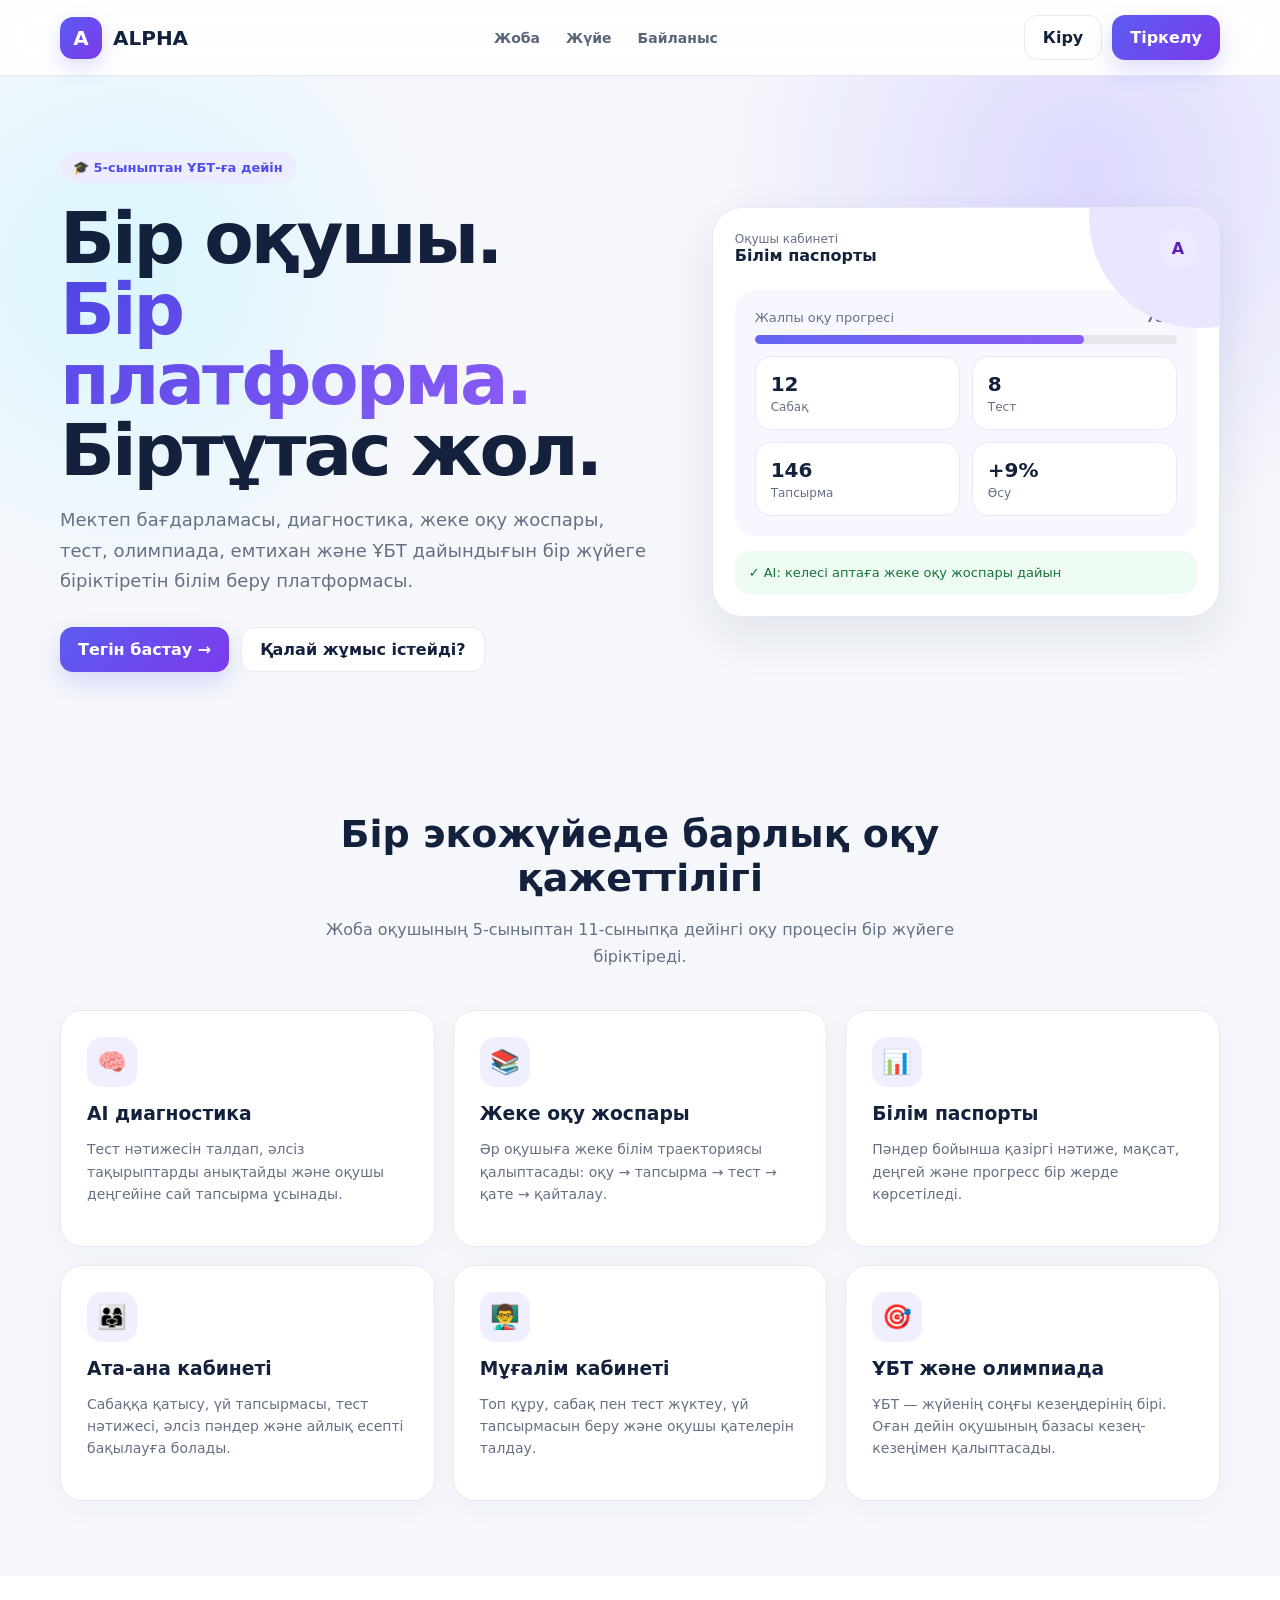
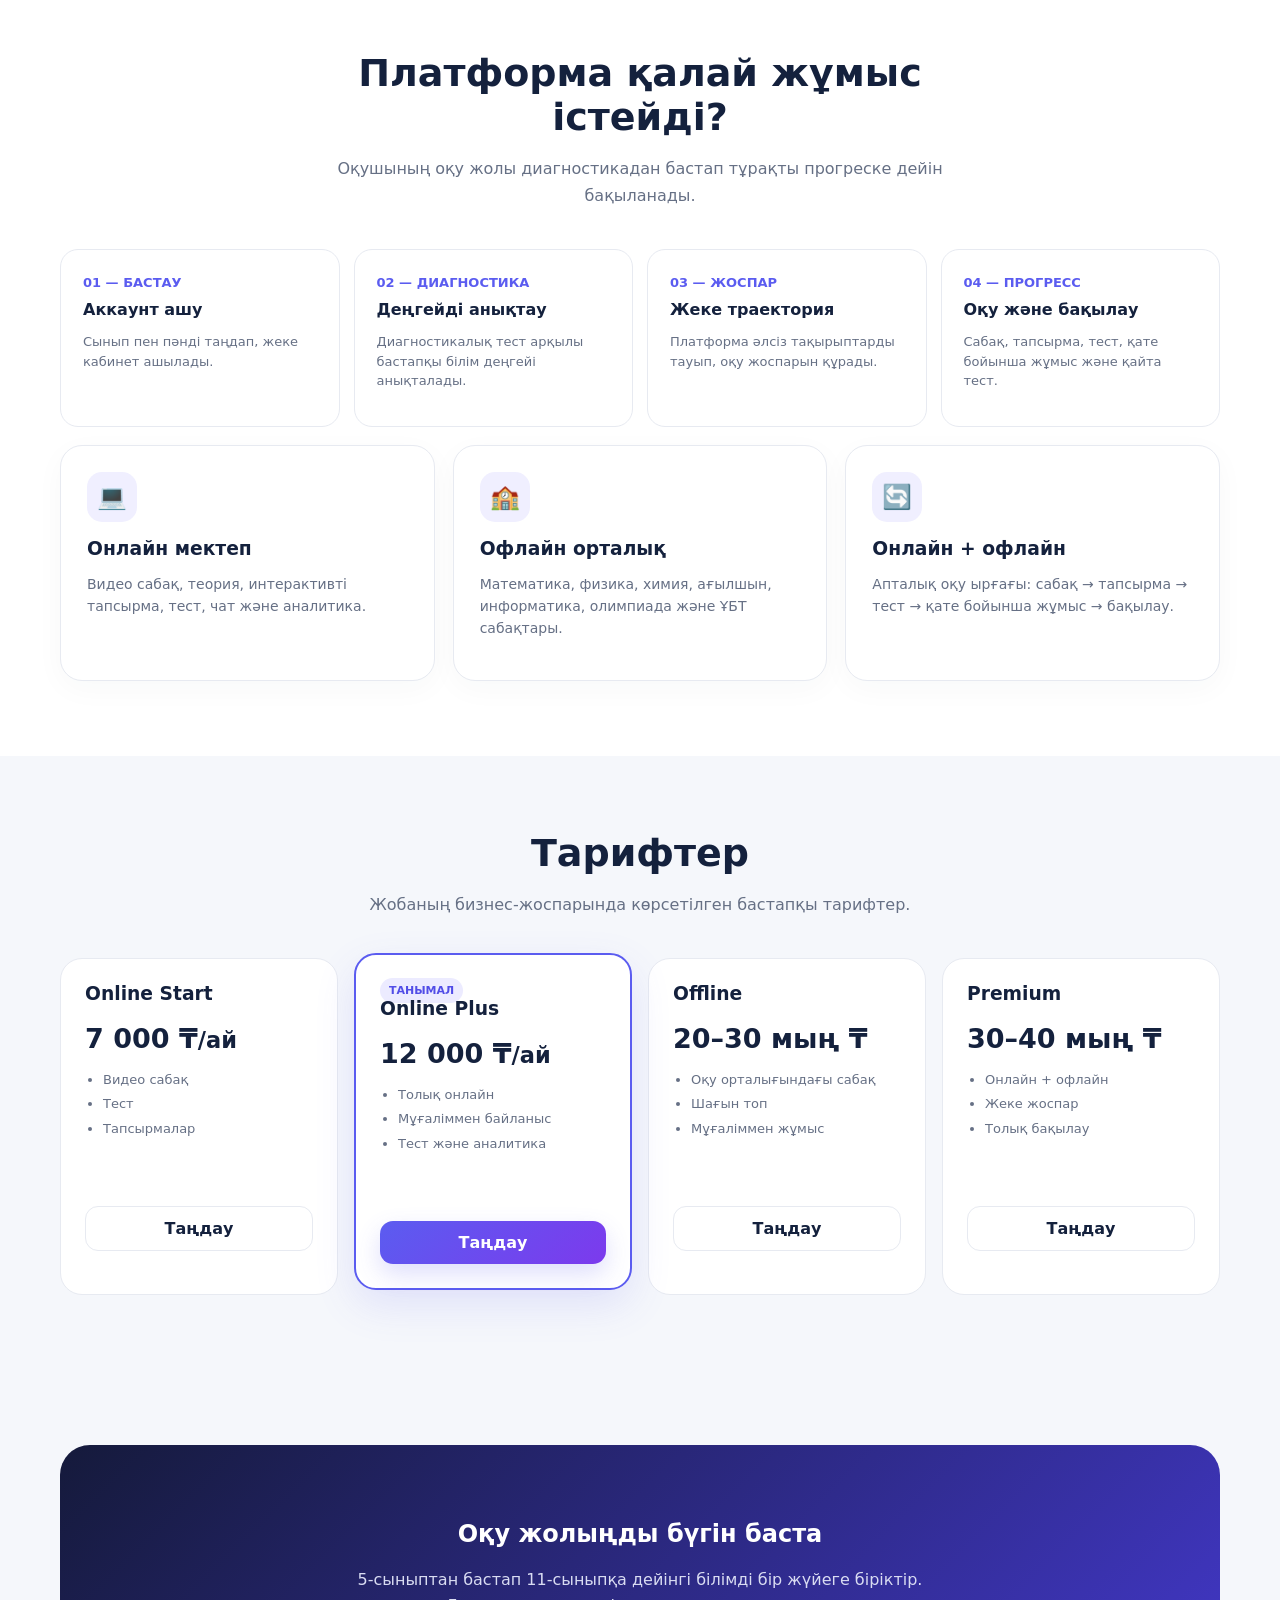
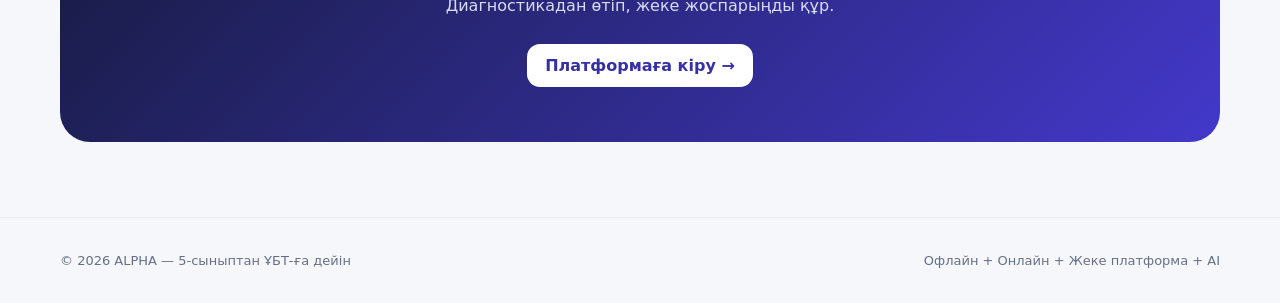
<file: Index.html>
<!DOCTYPE html>
<html lang="kk">
<head>
<meta charset="UTF-8">
<meta name="viewport" content="width=device-width, initial-scale=1.0">
<title>ALPHA — 5-сыныптан ҰБТ-ға дейін</title>
<style>
:root{
  --bg:#f5f7fb;--card:#fff;--text:#14213d;--muted:#667085;
  --primary:#5b5cf0;--primary2:#7c3aed;--line:#e7eaf1;
  --green:#16a34a;--orange:#f59e0b;--red:#ef4444;
  --shadow:0 18px 50px rgba(24,34,65,.09);--radius:22px
}
*{box-sizing:border-box} html{scroll-behavior:smooth}
body{margin:0;font-family:Inter,system-ui,-apple-system,BlinkMacSystemFont,"Segoe UI",sans-serif;background:var(--bg);color:var(--text)}
button,input,select{font:inherit} button{cursor:pointer}
a{text-decoration:none;color:inherit}
.container{width:min(1160px,92%);margin:auto}
.nav{height:76px;background:rgba(255,255,255,.88);backdrop-filter:blur(15px);border-bottom:1px solid var(--line);position:sticky;top:0;z-index:50}
.nav-inner{height:100%;display:flex;align-items:center;justify-content:space-between}
.logo{display:flex;align-items:center;gap:11px;font-weight:900;font-size:20px}
.logo-mark{width:42px;height:42px;border-radius:13px;background:linear-gradient(135deg,var(--primary),var(--primary2));color:#fff;display:grid;place-items:center;box-shadow:0 8px 20px #5b5cf033}
.nav-links{display:flex;gap:26px;color:#596579;font-size:14px;font-weight:600}
.nav-actions{display:flex;gap:10px}
.btn{border:0;border-radius:13px;padding:12px 18px;font-weight:750;transition:.2s}
.btn:hover{transform:translateY(-1px)}
.btn-primary{background:linear-gradient(135deg,var(--primary),var(--primary2));color:white;box-shadow:0 10px 25px #5b5cf033}
.btn-light{background:#fff;border:1px solid var(--line);color:var(--text)}
.btn-danger{background:#fff0f0;color:#c62828}
.hero{padding:76px 0 65px;background:
radial-gradient(circle at 85% 15%,#dcd9ff 0,transparent 30%),
radial-gradient(circle at 10% 30%,#d9f6ff 0,transparent 25%)}
.hero-grid{display:grid;grid-template-columns:1.08fr .92fr;gap:55px;align-items:center}
.badge{display:inline-flex;align-items:center;gap:8px;padding:8px 13px;border-radius:99px;background:#eeedff;color:#504ee8;font-size:13px;font-weight:800}
.hero h1{font-size:clamp(42px,6vw,72px);line-height:.98;margin:20px 0 20px;letter-spacing:-3px}
.gradient{background:linear-gradient(135deg,#4f46e5,#8b5cf6);-webkit-background-clip:text;background-clip:text;color:transparent}
.hero p{font-size:18px;line-height:1.7;color:var(--muted);max-width:650px}
.hero-actions{display:flex;gap:12px;margin-top:30px;flex-wrap:wrap}
.hero-card{background:#fff;border:1px solid #e8e9f4;border-radius:30px;padding:22px;box-shadow:var(--shadow);position:relative;overflow:hidden}
.hero-card:before{content:"";position:absolute;width:220px;height:220px;border-radius:50%;background:#e9e7ff;right:-90px;top:-100px}
.mock-top{display:flex;justify-content:space-between;align-items:center;position:relative;z-index:1}
.mock-title{font-weight:850}.avatar{width:38px;height:38px;border-radius:50%;background:#ede9fe;display:grid;place-items:center;color:#5b21b6;font-weight:800}
.progress-card{margin-top:22px;padding:20px;border-radius:20px;background:#f7f7ff}
.progress-row{display:flex;justify-content:space-between;margin-bottom:10px;font-size:13px;color:var(--muted)}
.progress{height:9px;border-radius:99px;background:#e5e7eb;overflow:hidden}.progress i{display:block;height:100%;width:78%;background:linear-gradient(90deg,#6366f1,#8b5cf6);border-radius:99px}
.mini-grid{display:grid;grid-template-columns:1fr 1fr;gap:12px;margin-top:12px}
.mini{background:#fff;border:1px solid var(--line);padding:15px;border-radius:16px}.mini b{font-size:20px}.mini span{display:block;color:var(--muted);font-size:12px;margin-top:4px}
section{padding:75px 0}.section-head{text-align:center;max-width:700px;margin:0 auto 40px}.section-head h2{font-size:38px;margin:0 0 12px}.section-head p{color:var(--muted);line-height:1.7}
.features{display:grid;grid-template-columns:repeat(3,1fr);gap:18px}.feature{background:#fff;border:1px solid var(--line);padding:26px;border-radius:var(--radius);box-shadow:0 8px 30px #26324d08}.icon{width:50px;height:50px;border-radius:15px;background:#f0efff;display:grid;place-items:center;font-size:24px;margin-bottom:16px}.feature h3{margin:0 0 9px}.feature p{color:var(--muted);line-height:1.6;font-size:14px}
.steps{display:grid;grid-template-columns:repeat(4,1fr);gap:14px}.step{background:#fff;padding:22px;border:1px solid var(--line);border-radius:18px}.step-no{color:var(--primary);font-weight:900;font-size:13px}.step h3{font-size:16px;margin:9px 0}.step p{color:var(--muted);font-size:13px;line-height:1.5}
.pricing{display:grid;grid-template-columns:repeat(4,1fr);gap:16px}.price{background:#fff;border:1px solid var(--line);border-radius:22px;padding:24px}.price.pop{border:2px solid var(--primary);box-shadow:0 15px 40px #5b5cf022;transform:translateY(-5px)}.price h3{margin-top:0}.price .amount{font-size:27px;font-weight:900;margin:14px 0}.price ul{padding-left:18px;color:var(--muted);line-height:1.9;font-size:13px;min-height:125px}
.cta{background:linear-gradient(135deg,#151a3b,#4338ca);color:#fff;border-radius:30px;padding:55px;text-align:center}.cta p{color:#d9dcf2;max-width:650px;margin:12px auto 25px;line-height:1.6}
footer{padding:35px 0;border-top:1px solid var(--line);color:var(--muted);font-size:13px}.footer-inner{display:flex;justify-content:space-between;gap:20px}

.app{display:none;min-height:100vh}.app-layout{display:grid;grid-template-columns:245px 1fr}.sidebar{background:#fff;border-right:1px solid var(--line);min-height:100vh;padding:20px;position:sticky;top:0;height:100vh}.side-logo{margin-bottom:28px}.menu button{width:100%;border:0;background:transparent;text-align:left;padding:12px 13px;border-radius:12px;margin:3px 0;color:#697386;font-weight:650}.menu button.active,.menu button:hover{background:#efefff;color:#514de7}.side-bottom{position:absolute;bottom:20px;left:20px;right:20px}.main{min-width:0}.topbar{height:72px;background:#fff;border-bottom:1px solid var(--line);display:flex;align-items:center;justify-content:space-between;padding:0 28px;position:sticky;top:0;z-index:20}.search{background:#f7f8fb;border:1px solid var(--line);padding:10px 14px;border-radius:12px;width:min(300px,40vw);outline:none}.userbox{display:flex;align-items:center;gap:10px;font-size:14px;font-weight:700}.content{padding:28px}.view{display:none}.view.active{display:block}.dash-head{display:flex;justify-content:space-between;align-items:flex-end;gap:15px;margin-bottom:22px}.dash-head h1{margin:0;font-size:29px}.muted{color:var(--muted)}
.stats{display:grid;grid-template-columns:repeat(4,1fr);gap:15px}.stat{background:#fff;border:1px solid var(--line);border-radius:18px;padding:20px}.stat span{font-size:12px;color:var(--muted)}.stat b{display:block;font-size:25px;margin-top:8px}
.dash-grid{display:grid;grid-template-columns:1.5fr 1fr;gap:18px;margin-top:18px}.panel{background:#fff;border:1px solid var(--line);border-radius:20px;padding:22px}.panel h3{margin:0 0 18px}.subject{display:flex;align-items:center;gap:13px;padding:13px 0;border-bottom:1px solid #f0f1f5}.subject:last-child{border-bottom:0}.subject-icon{width:42px;height:42px;border-radius:12px;background:#f0efff;display:grid;place-items:center}.subject-main{flex:1}.subject-main b{font-size:14px}.subject-main small{display:block;color:var(--muted);margin-top:4px}.subject .progress{width:100px;height:7px}
.passport{display:grid;grid-template-columns:repeat(4,1fr);gap:13px}.passport .p{padding:18px;border-radius:16px;background:#f8f9fc}.p b{font-size:22px}.p small{display:block;color:var(--muted);margin-top:5px}.good{color:var(--green)}.warn{color:var(--orange)}.bad{color:var(--red)}
.list-card{display:grid;gap:10px}.list-item{display:flex;align-items:center;justify-content:space-between;padding:16px;background:#f8f9fc;border-radius:14px}.list-item .left{display:flex;align-items:center;gap:12px}.pill{font-size:11px;padding:6px 9px;border-radius:99px;background:#ecebff;color:#514de7;font-weight:800}
.table-wrap{overflow:auto;background:#fff;border:1px solid var(--line);border-radius:18px}.table{width:100%;border-collapse:collapse;min-width:650px}.table th,.table td{text-align:left;padding:15px;border-bottom:1px solid var(--line);font-size:13px}.table th{background:#fafbfc;color:var(--muted)}
.login-overlay{display:none;position:fixed;inset:0;background:rgba(12,17,38,.55);backdrop-filter:blur(8px);z-index:100;align-items:center;justify-content:center;padding:20px}.login-card{width:min(430px,100%);background:#fff;border-radius:25px;padding:30px;box-shadow:0 30px 80px #0004}.login-card h2{margin:0 0 7px}.login-card p{color:var(--muted);font-size:14px}.field{margin:15px 0}.field label{display:block;font-size:12px;font-weight:800;margin-bottom:7px}.field input,.field select{width:100%;border:1px solid var(--line);padding:13px;border-radius:12px;outline:none}.field input:focus,.field select:focus{border-color:var(--primary)}.close{float:right;border:0;background:#f2f3f7;border-radius:10px;width:34px;height:34px}.login-submit{width:100%;margin-top:5px}.switch{margin-top:16px;text-align:center;font-size:13px;color:var(--muted)}.switch a{color:var(--primary);font-weight:800;cursor:pointer}.error{color:#d92d20;font-size:12px;display:none;margin-top:7px}
.toast{position:fixed;right:20px;bottom:20px;background:#151a3b;color:#fff;padding:14px 18px;border-radius:13px;box-shadow:var(--shadow);display:none;z-index:200}
@media(max-width:900px){.hero-grid,.dash-grid{grid-template-columns:1fr}.features{grid-template-columns:1fr 1fr}.steps{grid-template-columns:1fr 1fr}.pricing{grid-template-columns:1fr 1fr}.stats{grid-template-columns:1fr 1fr}.passport{grid-template-columns:1fr 1fr}.nav-links{display:none}.app-layout{grid-template-columns:1fr}.sidebar{display:none}}
@media(max-width:560px){.hero{padding-top:45px}.features,.steps,.pricing,.stats,.passport{grid-template-columns:1fr}.hero h1{letter-spacing:-2px}.content{padding:18px}.topbar{padding:0 15px}.search{display:none}.cta{padding:35px 20px}.footer-inner{flex-direction:column}}
</style>

<style>
/* ===== TARIFF STYLES ===== */
.tariff-panel{max-width:1180px;margin:28px auto;padding:0 20px}
.tariff-panel-head{display:flex;justify-content:space-between;gap:20px;align-items:center;margin-bottom:20px}
.tariff-panel-head h2{margin:5px 0 7px}
.tariff-panel-head p{margin:0;opacity:.72}
.current-tariff{min-width:160px;padding:15px 18px;border:1px solid rgba(120,120,120,.18);border-radius:18px;background:rgba(255,255,255,.65);text-align:center}
.current-tariff span,.current-tariff small{display:block;font-size:12px;opacity:.65}
.current-tariff strong{display:block;font-size:18px;margin:3px 0}
.free-video-card{display:flex;align-items:center;gap:18px;padding:20px;border-radius:22px;margin-bottom:20px;border:1px solid rgba(0,150,90,.2);background:rgba(0,170,100,.06)}
.video-icon{width:54px;height:54px;border-radius:16px;display:grid;place-items:center;font-size:22px;background:#fff;box-shadow:0 8px 25px rgba(0,0,0,.08)}
.video-copy{flex:1}.video-copy h3{margin:5px 0}.video-copy p{margin:0;opacity:.7}
.free-label{font-size:12px;font-weight:800}
.course-grid{display:grid;grid-template-columns:repeat(4,1fr);gap:16px}
.course-card{position:relative;padding:20px;border-radius:20px;border:1px solid rgba(120,120,120,.16);background:rgba(255,255,255,.7);min-height:210px;display:flex;flex-direction:column}
.course-card h3{margin:14px 0 8px}.course-card p{opacity:.68;line-height:1.5;flex:1}
.course-top{display:flex;justify-content:space-between;gap:8px;font-size:11px;font-weight:800}
.course-tag{font-size:10px;padding:6px 9px;border-radius:99px;background:rgba(80,80,80,.09)}
.course-tag.free{background:rgba(0,160,100,.12)}
.premium-course.locked{opacity:.72}
.premium-course.locked:after{content:"🔒";position:absolute;right:15px;bottom:15px;font-size:22px;opacity:.55}
.access-badge{font-size:10px;opacity:.8}
.tariff-modal-card{max-width:980px!important}
.tariff-options{display:grid;grid-template-columns:repeat(3,1fr);gap:16px;margin-top:20px}
.tariff-option{padding:22px;border:1px solid rgba(120,120,120,.16);border-radius:20px;background:rgba(255,255,255,.72)}
.tariff-option.featured{border:2px solid rgba(80,100,255,.45);transform:translateY(-3px)}
.tariff-option h3{margin:12px 0 5px}
.tariff-price{font-size:27px;font-weight:900;margin:8px 0}
.tariff-price small{font-size:13px;font-weight:500}
.tariff-option p{min-height:42px;opacity:.68}
@media(max-width:900px){.course-grid{grid-template-columns:repeat(2,1fr)}.tariff-options{grid-template-columns:1fr}.tariff-panel-head{align-items:flex-start;flex-direction:column}}
@media(max-width:560px){.course-grid{grid-template-columns:1fr}.free-video-card{align-items:flex-start;flex-wrap:wrap}.free-video-card .btn{width:100%}}
</style>


<style>
/* ===== STUDENT HOME / COURSES ===== */
.my-courses{margin:28px 0 30px}.courses-heading{display:flex;justify-content:space-between;gap:20px;align-items:end;margin-bottom:18px}.section-kicker{font-size:11px;font-weight:900;letter-spacing:1.3px;color:#5b5cf0}.courses-heading h2{margin:5px 0;font-size:28px}.courses-heading p{margin:0;color:var(--muted);max-width:700px;line-height:1.55}.student-course-grid{display:grid;grid-template-columns:repeat(4,minmax(0,1fr));gap:16px}.student-course{background:#fff;border:1px solid var(--line);border-radius:22px;overflow:hidden;box-shadow:0 12px 35px rgba(24,34,65,.06);display:flex;flex-direction:column;min-width:0}.course-image{height:125px;display:grid;place-items:center;font-size:44px}.math-bg{background:linear-gradient(135deg,#dbeafe,#eef2ff)}.purple-bg{background:linear-gradient(135deg,#ede9fe,#ddd6fe)}.blue-bg{background:linear-gradient(135deg,#dff6ff,#dbeafe)}.orange-bg{background:linear-gradient(135deg,#ffedd5,#fef3c7)}.student-course-body{padding:18px;display:flex;flex-direction:column;flex:1}.course-line{display:flex;align-items:center;justify-content:space-between;gap:8px}.course-status{font-size:10px;font-weight:900;letter-spacing:.3px;padding:6px 8px;border-radius:999px;background:#eef2ff;color:#4f46e5}.free-status{background:#dcfce7;color:#15803d}.course-price{font-size:12px;font-weight:900;color:#172033}.student-course h3{font-size:17px;margin:12px 0 7px}.student-course p{font-size:13px;line-height:1.55;color:var(--muted);margin:0 0 15px;flex:1}.course-btn{width:100%;margin-top:auto}.whatsapp-btn{width:100%;border:1px solid #d9eadf;background:#f0fdf4;color:#15803d;border-radius:12px;padding:10px 12px;font-weight:800;margin-top:9px;cursor:pointer}.whatsapp-btn:hover{background:#dcfce7}.free-course-card{border-color:#b7e4c7}.free-course-card .course-image{position:relative}.free-course-card .course-image:after{content:'АШЫҚ';position:absolute;top:12px;left:12px;font-size:10px;font-weight:900;padding:6px 8px;border-radius:99px;background:#fff;color:#15803d;box-shadow:0 4px 12px rgba(0,0,0,.06)}
@media(max-width:1100px){.student-course-grid{grid-template-columns:repeat(2,minmax(0,1fr))}}
@media(max-width:650px){.courses-heading{align-items:flex-start;flex-direction:column}.student-course-grid{grid-template-columns:1fr}.courses-heading h2{font-size:24px}}
</style>

<style>

/* ===== FIX: TARIFF MODAL ===== */
.modal{
  display:none;
  position:fixed;
  inset:0;
  z-index:99999;
  align-items:center;
  justify-content:center;
  padding:24px;
  background:rgba(15,23,42,.58);
  backdrop-filter:blur(6px);
  overflow:auto;
}
.modal.show{display:flex;}
.modal-card{
  width:min(980px,100%);
  max-height:90vh;
  overflow:auto;
  background:#fff;
  border-radius:24px;
  padding:28px;
  position:relative;
  box-shadow:0 25px 80px rgba(0,0,0,.25);
}
.modal-close{
  position:absolute;
  top:12px;
  right:14px;
  width:38px;
  height:38px;
  border:0;
  border-radius:50%;
  background:#f1f5f9;
  cursor:pointer;
  font-size:24px;
  line-height:1;
}

</style>
</head>
<body>

<div id="tariffModal" class="modal" aria-hidden="true" style="display:none;">
  <div class="modal-card tariff-modal-card">
    <button class="modal-close" onclick="closeTariffModal()">×</button>
    <div class="eyebrow">ТАРИФТЕР</div>
    <h2>Өзіңізге ыңғайлы тарифті таңдаңыз</h2>
    <p class="muted">Тегін видео әрқашан қолжетімді. Толық курстар үшін тариф қажет.</p>

    <div class="tariff-options">
      <div class="tariff-option">
        <span class="course-tag free">ТЕГІН</span>
        <h3>Тегін</h3>
        <div class="tariff-price">0 ₸</div>
        <p>Тегін видео сабақтар</p>
        <button class="btn primary" onclick="chooseTariff('free');closeTariffModal()">Тегін бастау</button>
      </div>

      <div class="tariff-option featured">
        <span class="course-tag">START</span>
        <h3>Online Start</h3>
        <div class="tariff-price">7 000 ₸<small>/ай</small></div>
        <p>Толық курс + тесттер + оқу жоспары</p>
        <button class="btn primary" onclick="chooseTariff('start');closeTariffModal()">Таңдау</button>
      </div>

      <div class="tariff-option">
        <span class="course-tag">PLUS</span>
        <h3>Online Plus</h3>
        <div class="tariff-price">12 000 ₸<small>/ай</small></div>
        <p>Кеңейтілген материалдар + қателер талдауы</p>
        <button class="btn primary" onclick="chooseTariff('plus');closeTariffModal()">Таңдау</button>
      </div>
    </div>
  </div>
</div>



<div id="landing">
<header class="nav">
  <div class="container nav-inner">
    <a class="logo" href="#"><span class="logo-mark">A</span><span>ALPHA</span></a>
    <nav class="nav-links">
      <a href="#about">Жоба</a><a href="#system">Жүйе</a><a href="#contact">Байланыс</a>
    </nav>
    <div class="nav-actions"><button class="btn btn-light" onclick="openLogin('login')">Кіру</button><button class="btn btn-primary" onclick="openLogin('register')">Тіркелу</button></div>
  </div>
</header>

<section class="hero">
  <div class="container hero-grid">
    <div>
      <span class="badge">🎓 5-сыныптан ҰБТ-ға дейін</span>
      <h1>Бір оқушы.<br><span class="gradient">Бір платформа.</span><br>Біртұтас жол.</h1>
      <p>Мектеп бағдарламасы, диагностика, жеке оқу жоспары, тест, олимпиада, емтихан және ҰБТ дайындығын бір жүйеге біріктіретін білім беру платформасы.</p>
      <div class="hero-actions">
        <button class="btn btn-primary" onclick="openLogin('register')">Тегін бастау →</button>
        <a class="btn btn-light" href="#system">Қалай жұмыс істейді?</a>
      </div>
    </div>
    <div class="hero-card">
      <div class="mock-top"><div><div class="muted" style="font-size:12px">Оқушы кабинеті</div><div class="mock-title">Білім паспорты</div></div><div class="avatar">А</div></div>
      <div class="progress-card">
        <div class="progress-row"><span>Жалпы оқу прогресі</span><b>78%</b></div><div class="progress"><i></i></div>
        <div class="mini-grid">
          <div class="mini"><b>12</b><span>Сабақ</span></div><div class="mini"><b>8</b><span>Тест</span></div>
          <div class="mini"><b>146</b><span>Тапсырма</span></div><div class="mini"><b>+9%</b><span>Өсу</span></div>
        </div>
      </div>
      <div style="margin-top:15px;padding:14px;border-radius:15px;background:#eefbf2;color:#16743a;font-size:13px">✓ AI: келесі аптаға жеке оқу жоспары дайын</div>
    </div>
  </div>
</section>

<section id="about">
  <div class="container">
    <div class="section-head"><h2>Бір экожүйеде барлық оқу қажеттілігі</h2><p>Жоба оқушының 5-сыныптан 11-сыныпқа дейінгі оқу процесін бір жүйеге біріктіреді.</p></div>
    <div class="features">
      <div class="feature"><div class="icon">🧠</div><h3>AI диагностика</h3><p>Тест нәтижесін талдап, әлсіз тақырыптарды анықтайды және оқушы деңгейіне сай тапсырма ұсынады.</p></div>
      <div class="feature"><div class="icon">📚</div><h3>Жеке оқу жоспары</h3><p>Әр оқушыға жеке білім траекториясы қалыптасады: оқу → тапсырма → тест → қате → қайталау.</p></div>
      <div class="feature"><div class="icon">📊</div><h3>Білім паспорты</h3><p>Пәндер бойынша қазіргі нәтиже, мақсат, деңгей және прогресс бір жерде көрсетіледі.</p></div>
      <div class="feature"><div class="icon">👨‍👩‍👧</div><h3>Ата-ана кабинеті</h3><p>Сабаққа қатысу, үй тапсырмасы, тест нәтижесі, әлсіз пәндер және айлық есепті бақылауға болады.</p></div>
      <div class="feature"><div class="icon">👨‍🏫</div><h3>Мұғалім кабинеті</h3><p>Топ құру, сабақ пен тест жүктеу, үй тапсырмасын беру және оқушы қателерін талдау.</p></div>
      <div class="feature"><div class="icon">🎯</div><h3>ҰБТ және олимпиада</h3><p>ҰБТ — жүйенің соңғы кезеңдерінің бірі. Оған дейін оқушының базасы кезең-кезеңімен қалыптасады.</p></div>
    </div>
  </div>
</section>

<section id="system" style="background:#fff">
  <div class="container">
    <div class="section-head"><h2>Платформа қалай жұмыс істейді?</h2><p>Оқушының оқу жолы диагностикадан бастап тұрақты прогреске дейін бақыланады.</p></div>
    <div class="steps">
      <div class="step"><span class="step-no">01 — БАСТАУ</span><h3>Аккаунт ашу</h3><p>Сынып пен пәнді таңдап, жеке кабинет ашылады.</p></div>
      <div class="step"><span class="step-no">02 — ДИАГНОСТИКА</span><h3>Деңгейді анықтау</h3><p>Диагностикалық тест арқылы бастапқы білім деңгейі анықталады.</p></div>
      <div class="step"><span class="step-no">03 — ЖОСПАР</span><h3>Жеке траектория</h3><p>Платформа әлсіз тақырыптарды тауып, оқу жоспарын құрады.</p></div>
      <div class="step"><span class="step-no">04 — ПРОГРЕСС</span><h3>Оқу және бақылау</h3><p>Сабақ, тапсырма, тест, қате бойынша жұмыс және қайта тест.</p></div>
    </div>
    <div style="margin-top:18px" class="features">
      <div class="feature"><div class="icon">💻</div><h3>Онлайн мектеп</h3><p>Видео сабақ, теория, интерактивті тапсырма, тест, чат және аналитика.</p></div>
      <div class="feature"><div class="icon">🏫</div><h3>Офлайн орталық</h3><p>Математика, физика, химия, ағылшын, информатика, олимпиада және ҰБТ сабақтары.</p></div>
      <div class="feature"><div class="icon">🔄</div><h3>Онлайн + офлайн</h3><p>Апталық оқу ырғағы: сабақ → тапсырма → тест → қате бойынша жұмыс → бақылау.</p></div>
    </div>
  </div>
</section>

<section id="pricing">
  <div class="container">
    <div class="section-head"><h2>Тарифтер</h2><p>Жобаның бизнес-жоспарында көрсетілген бастапқы тарифтер.</p></div>
    <div class="pricing">
      <div class="price"><h3>Online Start</h3><div class="amount">7 000 ₸<small>/ай</small></div><ul><li>Видео сабақ</li><li>Тест</li><li>Тапсырмалар</li></ul><button class="btn btn-light" style="width:100%" onclick="openLogin('register')">Таңдау</button></div>
      <div class="price pop"><span class="pill">ТАНЫМАЛ</span><h3>Online Plus</h3><div class="amount">12 000 ₸<small>/ай</small></div><ul><li>Толық онлайн</li><li>Мұғаліммен байланыс</li><li>Тест және аналитика</li></ul><button class="btn btn-primary" style="width:100%" onclick="openLogin('register')">Таңдау</button></div>
      <div class="price"><h3>Offline</h3><div class="amount">20–30 мың ₸</div><ul><li>Оқу орталығындағы сабақ</li><li>Шағын топ</li><li>Мұғаліммен жұмыс</li></ul><button class="btn btn-light" style="width:100%" onclick="openLogin('register')">Таңдау</button></div>
      <div class="price"><h3>Premium</h3><div class="amount">30–40 мың ₸</div><ul><li>Онлайн + офлайн</li><li>Жеке жоспар</li><li>Толық бақылау</li></ul><button class="btn btn-light" style="width:100%" onclick="openLogin('register')">Таңдау</button></div>
    </div>
  </div>
</section>

<section id="contact">
  <div class="container">
    <div class="cta"><h2>Оқу жолыңды бүгін баста</h2><p>5-сыныптан бастап 11-сыныпқа дейінгі білімді бір жүйеге біріктір. Диагностикадан өтіп, жеке жоспарыңды құр.</p><button class="btn" style="background:#fff;color:#3730a3" onclick="openLogin('register')">Платформаға кіру →</button></div>
  </div>
</section>

<footer><div class="container footer-inner"><div>© 2026 ALPHA — 5-сыныптан ҰБТ-ға дейін</div><div>Офлайн + Онлайн + Жеке платформа + AI</div></div></footer>
</div>

<div id="app" class="app">
<div class="app-layout">
<aside class="sidebar">
  <div class="logo side-logo"><span class="logo-mark">A</span><span>ALPHA</span></div>
  <div id="studentMenu" class="menu">
    <button class="active" data-view="dashboard">🏠 Басты бет</button>
    <button data-view="lessons">📚 Менің сабақтарым</button>
    <button data-view="tests">📝 Тесттер</button>
    <button data-view="plan">🎯 Менің жоспарым</button>
    <button data-view="passport">📊 Білім паспорты</button>
    <button data-view="errors">❌ Қателерім</button>
    <button data-view="olympiad">🏆 Олимпиада</button>
    <button data-view="exam">🎓 Емтихан</button>
    <button data-view="unt">🚀 ҰБТ</button>
    <button data-view="teacher">💬 Мұғаліммен байланыс</button>
  </div>
  <div id="teacherMenu" class="menu" style="display:none">
    <button class="active" data-view="teacherDashboard">🏠 Басты бет</button>
    <button data-view="teacherStudents">👥 Оқушыларым</button>
    <button data-view="teacherLessons">📚 Сабақтар</button>
    <button data-view="teacherTests">📝 Тесттер</button>
    <button data-view="teacherAnalytics">📊 Аналитика</button>
  </div>
  <div class="side-bottom"><button class="btn btn-light" style="width:100%" onclick="logout()">Шығу</button></div>
</aside>
<main class="main">
<header class="topbar"><input class="search" placeholder="🔎 Іздеу..." oninput="searchContent(this.value)"><div class="userbox"><div class="avatar" id="userAvatar">А</div><span id="userName">Оқушы</span></div></header>
<div class="content">

<div id="dashboard" class="view active">
  <div class="dash-head"><div><h1>Сәлем, <span id="helloName">оқушы</span>! 👋</h1><p class="muted">Курстарыңды таңда, сабақтарды баста және нәтижелеріңді бақыла.</p></div><button class="btn btn-primary" onclick="toast('Жаңа диагностикалық тест ашылды')">Диагностика тапсыру</button></div>

  <section class="my-courses">
    <div class="courses-heading">
      <div><span class="section-kicker">ОҚУШЫ КАБИНЕТІ</span><h2>Менің курстарым</h2><p>Тегін сабақтарды бірден көр. Толық курстарға жазылу үшін тарифті таңда немесе WhatsApp арқылы байланыс.</p></div>
      <button class="btn btn-light" onclick="openTariffModal()">Тарифтерді көру</button>
    </div>
    <div class="student-course-grid">
      <article class="student-course free-course-card">
        <div class="course-image math-bg"><span>🎥</span></div>
        <div class="student-course-body">
          <div class="course-line"><span class="course-status free-status">✓ ТЕГІН</span><span class="course-price">0 ₸</span></div>
          <h3>Тегін видео сабақтар</h3>
          <p>5–11 сыныпқа арналған таныстыру және базалық тақырыптар. Тегін видеоларға қазір қолжетімділік бар.</p>
          <button class="btn btn-primary course-btn" onclick="showSection('lessons')">Видео сабақтарды көру →</button>
        </div>
      </article>

      <article class="student-course">
        <div class="course-image purple-bg"><span>📐</span></div>
        <div class="student-course-body">
          <div class="course-line"><span class="course-status">ONLINE START</span><span class="course-price">7 000 ₸/ай</span></div>
          <h3>Математика — толық курс</h3>
          <p>Толық сабақтар, тесттер, үй тапсырмасы және жеке оқу жоспары.</p>
          <button class="btn btn-primary course-btn" onclick="openTariffModal()">Тариф таңдау →</button>
          <button class="whatsapp-btn" onclick="openWhatsApp('Математика толық курсына жазылғым келеді')">💬 WhatsApp арқылы жазылу</button>
        </div>
      </article>

      <article class="student-course">
        <div class="course-image blue-bg"><span>🚀</span></div>
        <div class="student-course-body">
          <div class="course-line"><span class="course-status">ONLINE PLUS</span><span class="course-price">12 000 ₸/ай</span></div>
          <h3>Кеңейтілген дайындық</h3>
          <p>Тереңдетілген материалдар, қателер талдауы, қосымша тапсырмалар және прогресс.</p>
          <button class="btn btn-primary course-btn" onclick="openTariffModal()">Тариф таңдау →</button>
          <button class="whatsapp-btn" onclick="openWhatsApp('Online Plus тарифі туралы білгім келеді')">💬 WhatsApp арқылы жазылу</button>
        </div>
      </article>

      <article class="student-course">
        <div class="course-image orange-bg"><span>🎯</span></div>
        <div class="student-course-body">
          <div class="course-line"><span class="course-status">ҰБТ</span><span class="course-price">Арнайы тариф</span></div>
          <h3>ҰБТ дайындық курсы</h3>
          <p>ҰБТ форматына дайындық, сынақ тесттері және нәтижені талдау.</p>
          <button class="btn btn-primary course-btn" onclick="openTariffModal()">Тарифті көру →</button>
          <button class="whatsapp-btn" onclick="openWhatsApp('ҰБТ курсына жазылғым келеді')">💬 WhatsApp арқылы жазылу</button>
        </div>
      </article>
    </div>
  </section>
  <div class="stats"><div class="stat"><span>Жалпы прогресс</span><b>78%</b></div><div class="stat"><span>Орындалған сабақ</span><b>12</b></div><div class="stat"><span>Тест саны</span><b>8</b></div><div class="stat"><span>Осы айдағы өсу</span><b class="good">+9%</b></div></div>
  <div class="dash-grid">
    <div class="panel"><h3>Пәндер бойынша прогресс</h3>
      <div class="subject"><div class="subject-icon">➗</div><div class="subject-main"><b>Математика</b><small>Мақсат: 90%</small></div><b>78%</b></div>
      <div class="subject"><div class="subject-icon">⚡</div><div class="subject-main"><b>Физика</b><small>Мақсат: 80%</small></div><b class="warn">54%</b></div>
      <div class="subject"><div class="subject-icon">📝</div><div class="subject-main"><b>Қазақ тілі</b><small>Мақсат: 90%</small></div><b class="good">87%</b></div>
      <div class="subject"><div class="subject-icon">🇬🇧</div><div class="subject-main"><b>Ағылшын</b><small>Мақсат: 85%</small></div><b>71%</b></div>
    </div>
    <div class="panel"><h3>Бүгінгі жоспар</h3><div class="list-card">
      <div class="list-item"><div class="left">🎥 <span>Квадрат теңдеулер</span></div><span class="pill">Видео</span></div>
      <div class="list-item"><div class="left">📝 <span>Математика тесті</span></div><span class="pill">20 сұрақ</span></div>
      <div class="list-item"><div class="left">🔁 <span>Қате тақырыптарды қайталау</span></div><span class="pill">15 мин</span></div>
    </div></div>
  </div>
</div>


<div id="teacherDashboard" class="view">
  <div class="dash-head"><div><h1>Мұғалім кабинеті 👨‍🏫</h1><p class="muted">Оқушыларды, сабақтарды және нәтижелерді басқару.</p></div><button class="btn btn-primary" onclick="toast('Жаңа сабақ құру терезесі ашылды')">+ Сабақ қосу</button></div>
  <div class="stats">
    <div class="stat"><span>Оқушылар</span><b>124</b></div>
    <div class="stat"><span>Белсенді топтар</span><b>8</b></div>
    <div class="stat"><span>Орташа нәтиже</span><b>76%</b></div>
    <div class="stat"><span>Үй тапсырмасы</span><b class="good">89%</b></div>
  </div>
  <div class="dash-grid">
    <div class="panel"><h3>Сынып аналитикасы</h3>
      <div class="subject"><div class="subject-icon">📐</div><div class="subject-main"><b>Алгебра — Квадрат теңдеулер</b><small>Оқушылардың 60%-ы қиналады</small></div><b class="warn">60%</b></div>
      <div class="subject"><div class="subject-icon">📊</div><div class="subject-main"><b>Функциялар</b><small>Меңгеру деңгейі</small></div><b class="good">82%</b></div>
      <div class="subject"><div class="subject-icon">🧮</div><div class="subject-main"><b>Теңсіздіктер</b><small>Меңгеру деңгейі</small></div><b>74%</b></div>
    </div>
    <div class="panel"><h3>Жылдам әрекеттер</h3><div class="list-card">
      <div class="list-item"><div class="left">👥 <span>Оқушы қосу</span></div><button class="btn btn-light" onclick="toast('Оқушы қосу формасы ашылды')">Ашу</button></div>
      <div class="list-item"><div class="left">📝 <span>Тест жасау</span></div><button class="btn btn-light" onclick="toast('Тест құрастыру ашылды')">Ашу</button></div>
      <div class="list-item"><div class="left">📤 <span>Үй тапсырмасын беру</span></div><button class="btn btn-light" onclick="toast('Үй тапсырмасы бөлімі ашылды')">Ашу</button></div>
    </div></div>
  </div>
</div>

<div id="teacherStudents" class="view">
  <div class="dash-head"><div><h1>Оқушыларым</h1><p class="muted">Оқушылардың нәтижелері мен прогресі.</p></div></div>
  <div class="table-wrap"><table class="table"><tr><th>Оқушы</th><th>Сынып</th><th>Прогресс</th><th>Соңғы тест</th><th>Әрекет</th></tr>
  <tr><td>Аян Ермек</td><td>8-сынып</td><td>82%</td><td>88%</td><td><button class="btn btn-light" onclick="toast('Оқушы профилі ашылды')">Қарау</button></td></tr>
  <tr><td>Аружан Нұрлан</td><td>8-сынып</td><td>76%</td><td>81%</td><td><button class="btn btn-light" onclick="toast('Оқушы профилі ашылды')">Қарау</button></td></tr>
  <tr><td>Данияр Болат</td><td>9-сынып</td><td>69%</td><td>73%</td><td><button class="btn btn-light" onclick="toast('Оқушы профилі ашылды')">Қарау</button></td></tr>
  </table></div>
</div>

<div id="teacherLessons" class="view">
  <div class="dash-head"><div><h1>Сабақтарды басқару</h1><p class="muted">Видео, теория және тапсырмаларды жүктеу.</p></div><button class="btn btn-primary" onclick="toast('Жаңа сабақ құру ашылды')">+ Жаңа сабақ</button></div>
  <div class="features"><div class="feature"><div class="icon">🎥</div><h3>Квадрат теңдеулер</h3><p>8-сынып • Видео + теория + тапсырма</p><button class="btn btn-light" onclick="toast('Сабақ өңдеуге дайын')">Өңдеу</button></div>
  <div class="feature"><div class="icon">📐</div><h3>Функциялар</h3><p>8-сынып • Видео + тест</p><button class="btn btn-light" onclick="toast('Сабақ өңдеуге дайын')">Өңдеу</button></div></div>
</div>

<div id="teacherTests" class="view">
  <div class="dash-head"><div><h1>Тесттерді басқару</h1><p class="muted">Тест құру, жариялау және нәтижелерді талдау.</p></div><button class="btn btn-primary" onclick="toast('Жаңа тест құру ашылды')">+ Тест жасау</button></div>
  <div class="table-wrap"><table class="table"><tr><th>Тест</th><th>Сұрақ</th><th>Қатысқан</th><th>Орташа нәтиже</th><th>Әрекет</th></tr>
  <tr><td>Квадрат теңдеулер</td><td>20</td><td>32</td><td>78%</td><td><button class="btn btn-light" onclick="toast('Нәтижелер ашылды')">Нәтиже</button></td></tr>
  <tr><td>Функциялар</td><td>25</td><td>28</td><td>82%</td><td><button class="btn btn-light" onclick="toast('Нәтижелер ашылды')">Нәтиже</button></td></tr>
  </table></div>
</div>

<div id="teacherAnalytics" class="view">
  <div class="dash-head"><div><h1>Аналитика</h1><p class="muted">Сынып бойынша білім деңгейінің талдауы.</p></div></div>
  <div class="panel"><h3>AI ұсынысы 🤖</h3><p class="muted">8-сыныптағы оқушылардың 60%-ы функция тақырыбынан қиналады. Келесі сабақта осы тақырыпқа қосымша уақыт бөлу ұсынылады.</p><button class="btn btn-primary" onclick="toast('AI ұсынысы жоспарға қосылды')">Жоспарға қосу</button></div>
</div>

<div id="lessons" class="view"><div class="dash-head"><div><h1>Менің сабақтарым</h1><p class="muted">Онлайн сабақтар мен оқу материалдары.</p></div></div>
<div class="features"><div class="feature"><div class="icon">🎥</div><h3>Квадрат теңдеулер</h3><p>10–20 минуттық видео сабақ. Теория және мысалдар.</p><button class="btn btn-primary" onclick="toast('Сабақ ашылды')">Сабақты көру</button></div><div class="feature"><div class="icon">📐</div><h3>Геометрия</h3><p>Үшбұрыштар тақырыбы бойынша қысқаша теория.</p><button class="btn btn-primary" onclick="toast('Сабақ ашылды')">Сабақты көру</button></div><div class="feature"><div class="icon">⚡</div><h3>Физика</h3><p>Механика негіздері және интерактивті тапсырмалар.</p><button class="btn btn-primary" onclick="toast('Сабақ ашылды')">Сабақты көру</button></div></div></div>

<div id="tests" class="view"><div class="dash-head"><div><h1>Тесттер</h1><p class="muted">Диагностикалық, тақырыптық, БЖБ, ТЖБ және ҰБТ тесттері.</p></div></div>
<div class="table-wrap"><table class="table"><tr><th>Тест</th><th>Түрі</th><th>Сұрақ</th><th>Нәтиже</th><th></th></tr>
<tr><td>Математика базасы</td><td>Диагностикалық</td><td>30</td><td>78%</td><td><button class="btn btn-primary" onclick="startTest()">Бастау</button></td></tr>
<tr><td>Квадрат теңдеулер</td><td>Тақырыптық</td><td>20</td><td>—</td><td><button class="btn btn-primary" onclick="startTest()">Бастау</button></td></tr>
<tr><td>БЖБ — Алгебра</td><td>БЖБ</td><td>25</td><td>—</td><td><button class="btn btn-primary" onclick="startTest()">Бастау</button></td></tr>
<tr><td>ҰБТ математика</td><td>Пробный</td><td>40</td><td>—</td><td><button class="btn btn-primary" onclick="startTest()">Бастау</button></td></tr>
</table></div></div>

<div id="plan" class="view"><div class="dash-head"><div><h1>Менің оқу жоспарым</h1><p class="muted">AI талдауы негізінде құрылған апталық жоспар.</p></div></div>
<div class="panel"><div class="list-card">
<div class="list-item"><div class="left">📅 <b>Дүйсенбі</b> — Математика: квадрат теңдеулер</div><span class="pill">30 мин</span></div>
<div class="list-item"><div class="left">📅 <b>Сейсенбі</b> — Физика: механика</div><span class="pill">25 мин</span></div>
<div class="list-item"><div class="left">📅 <b>Сәрсенбі</b> — Математика тесті</div><span class="pill">20 сұрақ</span></div>
<div class="list-item"><div class="left">📅 <b>Бейсенбі</b> — Қате бойынша жұмыс</div><span class="pill">20 мин</span></div>
<div class="list-item"><div class="left">📅 <b>Сенбі</b> — Бақылау тесті</div><span class="pill">40 сұрақ</span></div>
<div class="list-item"><div class="left">📅 <b>Жексенбі</b> — Демалыс</div><span class="pill">☕</span></div>
</div></div></div>

<div id="passport" class="view"><div class="dash-head"><div><h1>Digital Bilim Passport</h1><p class="muted">Пәндер бойынша қазіргі нәтиже мен мақсат.</p></div></div>
<div class="passport"><div class="p"><small>Математика</small><b>78%</b><span class="good">Мақсат 90%</span></div><div class="p"><small>Физика</small><b class="warn">54%</b><span>Мақсат 80%</span></div><div class="p"><small>Қазақ тілі</small><b class="good">87%</b><span>Мақсат 90%</span></div><div class="p"><small>Ағылшын</small><b>71%</b><span>Мақсат 85%</span></div></div>
<div class="panel" style="margin-top:18px"><h3>AI талдауы 🤖</h3><p class="muted">Физикадан нәтижені көтеру қажет. Әсіресе «Механика» тақырыбына назар аудар. Келесі аптаға 3 қосымша тапсырма ұсынылды.</p><button class="btn btn-primary" onclick="toast('Жеке тапсырмалар қосылды')">Ұсынылған тапсырмаларды ашу</button></div></div>

<div id="errors" class="view"><div class="dash-head"><div><h1>Қателерім</h1><p class="muted">Қате кеткен сұрақтарды қайта қарап, білімдегі олқылықтарды жой.</p></div></div>
<div class="list-card"><div class="list-item"><div class="left">❌ <span><b>Квадрат теңдеулер</b><br><small class="muted">Дискриминантты есептеу</small></span></div><button class="btn btn-light" onclick="toast('Тақырып қайта ашылды')">Қайталау</button></div><div class="list-item"><div class="left">❌ <span><b>Физика — механика</b><br><small class="muted">Жылдамдық формуласын қолдану</small></span></div><button class="btn btn-light" onclick="toast('Тақырып қайта ашылды')">Қайталау</button></div></div></div>

<div id="olympiad" class="view"><div class="dash-head"><div><h1>Олимпиада</h1><p class="muted">Күрделі тапсырмалар мен арнайы дайындық.</p></div></div><div class="features"><div class="feature"><div class="icon">🏆</div><h3>Математика олимпиадасы</h3><p>Логикалық және күрделі есептер. Арнайы шағын топқа дайындық.</p><button class="btn btn-primary" onclick="toast('Олимпиада курсына өтінім қабылданды')">Қосылу</button></div><div class="feature"><div class="icon">🧩</div><h3>Логика</h3><p>Стандарттан тыс есептер мен ойлау қабілетін дамыту.</p><button class="btn btn-primary" onclick="toast('Тапсырмалар ашылды')">Тапсырмаларды ашу</button></div></div></div>

<div id="exam" class="view"><div class="dash-head"><div><h1>Емтихан</h1><p class="muted">Қорытынды аттестаттауға дайындық.</p></div></div><div class="panel"><h3>Дайындық деңгейі</h3><div class="progress"><i style="width:68%"></i></div><p class="muted">68% — жақсы деңгей. 4 тақырыпты қайталау ұсынылады.</p><button class="btn btn-primary" onclick="toast('Емтихан жоспары жасалды')">Жоспарды жаңарту</button></div></div>

<div id="unt" class="view"><div class="dash-head"><div><h1>ҰБТ</h1><p class="muted">10–11 сыныпқа арналған арнайы дайындық.</p></div></div><div class="stats"><div class="stat"><span>Соңғы пробный</span><b>92/140</b></div><div class="stat"><span>Математика</span><b>31/45</b></div><div class="stat"><span>Оқу сауаттылығы</span><b>8/10</b></div><div class="stat"><span>Өсу</span><b class="good">+12%</b></div></div><div class="panel" style="margin-top:18px"><h3>Келесі қадам</h3><p class="muted">Әлсіз тақырыптарды қайталап, пробный тест тапсыру ұсынылады.</p><button class="btn btn-primary" onclick="startTest()">Пробный тестті бастау</button></div></div>

<div id="teacher" class="view"><div class="dash-head"><div><h1>Мұғаліммен байланыс</h1><p class="muted">Сұрағыңды мұғалімге жібер.</p></div></div><div class="panel"><h3>Мұғалім: Айдана Серікқызы</h3><p class="muted">Математика • Алгебра • ҰБТ</p><textarea id="message" style="width:100%;min-height:120px;border:1px solid var(--line);border-radius:14px;padding:14px;resize:vertical" placeholder="Сұрағыңызды жазыңыз..."></textarea><button class="btn btn-primary" style="margin-top:12px" onclick="sendMessage()">Жіберу</button></div></div>

</div></main></div></div>

<div class="login-overlay" id="loginOverlay">
  <div class="login-card">
    <button class="close" onclick="closeLogin()">×</button>
    <div class="logo"><span class="logo-mark">A</span><span>ALPHA</span></div>
    <h2 id="loginTitle" style="margin-top:20px">Кіру</h2>
    <p id="loginSub">Жеке оқу кабинетіге кіріңіз.</p>
    <div id="nameField" class="field" style="display:none"><label>Аты</label><input id="firstName" placeholder="Мысалы: Аян"></div><div id="patronymicField" class="field" style="display:none"><label>Әкесінің аты</label><input id="patronymic" placeholder="Мысалы: Ермекұлы"></div><div id="surnameField" class="field" style="display:none"><label>Фамилия</label><input id="surname" placeholder="Мысалы: Ахметов"></div>
    <div id="phoneField" class="field" style="display:none"><label>Телефон нөмірі</label><input id="phone" type="tel" placeholder="+7 700 123 45 67"></div>
    <div id="roleField" class="field" style="display:none"><label>Кім ретінде тіркелесіз?</label><select id="role"><option value="student">Оқушы</option><option value="teacher">Мұғалім</option></select></div>
    <div class="field"><label>Email</label><input id="email" type="email" placeholder="you@example.com"></div>
    <div class="field"><label>Құпиясөз</label><input id="password" type="password" placeholder="••••••••"></div>
    <div id="classField" class="field" style="display:none"><label>Сынып</label><select id="grade"><option>5-сынып</option><option>6-сынып</option><option>7-сынып</option><option>8-сынып</option><option>9-сынып</option><option>10-сынып</option><option>11-сынып</option></select></div>
    <div class="error" id="loginError"></div>
    <button class="btn btn-primary login-submit" onclick="submitAuth()">Жалғастыру →</button>
    <div class="switch"><span id="switchText">Аккаунтыңыз жоқ па?</span> <a onclick="toggleAuth()">Тіркелу</a></div>
  </div>
</div>
<div class="toast" id="toast"></div>

<script>
let authMode='login';
const $=id=>document.getElementById(id);

function openLogin(mode='login'){
  authMode=mode;
  $('loginOverlay').style.display='flex';
  updateAuth();
}
function closeLogin(){$('loginOverlay').style.display='none';$('loginError').style.display='none'}
function toggleAuth(){authMode=authMode==='login'?'register':'login';updateAuth()}
function updateAuth(){
  const reg=authMode==='register';
  $('loginTitle').textContent=reg?'Тіркелу':'Кіру';
  $('loginSub').textContent=reg?'Жеке оқу кабинетін жасаңыз.':'Жеке оқу кабинетіге кіріңіз.';
  $('nameField').style.display=reg?'block':'none';
  if($('patronymicField')) $('patronymicField').style.display=reg?'block':'none';
  if($('surnameField')) $('surnameField').style.display=reg?'block':'none';
  $('phoneField').style.display=reg?'block':'none';
  $('roleField').style.display=reg?'block':'none';
  $('classField').style.display=reg?'block':'none';
  $('switchText').textContent=reg?'Аккаунтыңыз бар ма?':'Аккаунтыңыз жоқ па?';
  document.querySelector('.switch a').textContent=reg?'Кіру':'Тіркелу';
  $('loginError').style.display='none';
}
function submitAuth(){
  const email=$('email').value.trim(), pass=$('password').value.trim();
  const firstName=$('firstName')?.value.trim()||'', patronymic=$('patronymic')?.value.trim()||'', surname=$('surname')?.value.trim()||'';
  const name=[firstName,patronymic,surname].filter(Boolean).join(' ');
  const phone=$('phone').value.trim(), role=$('role').value, grade=$('grade').value;
  if(!email || !pass || (authMode==='register'&&(!firstName||!patronymic||!surname||!phone))){showError('Барлық міндетті жолдарды толтырыңыз.');return}
  if(!email.includes('@')){showError('Email дұрыс енгізілмеген.');return}
  if(authMode==='register' && !/^\\+?7[0-9 ()-]{9,}$/.test(phone)){showError('Телефон нөмірін дұрыс енгізіңіз. Мысалы: +7 700 123 45 67');return}
  const userName=authMode==='register'?name:(localStorage.getItem('alphaName')||'Оқушы');
  const userRole=authMode==='register'?role:(localStorage.getItem('alphaRole')||'student');
  localStorage.setItem('alphaName',userName);
  localStorage.setItem('alphaFirstName',firstName);
  localStorage.setItem('alphaPatronymic',patronymic);
  localStorage.setItem('alphaSurname',surname);
  localStorage.setItem('alphaRole',userRole);
  localStorage.setItem('alphaPhone',phone);
  localStorage.setItem('alphaGrade',grade);
  localStorage.setItem('alphaLogged','1');
  closeLogin(); showApp(userName,userRole); toast(userRole==='teacher'?'Мұғалім кабинеті ашылды! 👨‍🏫':'Оқушы кабинеті ашылды! 🎓');
}
function showError(t){$('loginError').textContent=t;$('loginError').style.display='block'}
function showApp(name, role){
  role=role||localStorage.getItem('alphaRole')||'student';
  $('landing').style.display='none';$('app').style.display='block';
  $('userName').textContent=name;$('helloName').textContent=name.split(' ')[0];$('userAvatar').textContent=name[0]?.toUpperCase()||'А';
  $('studentMenu').style.display=role==='teacher'?'none':'block';
  $('teacherMenu').style.display=role==='teacher'?'block':'none';
  document.querySelectorAll('.view').forEach(x=>x.classList.remove('active'));
  $(role==='teacher'?'teacherDashboard':'dashboard').classList.add('active');
  document.querySelectorAll('.menu button').forEach(x=>x.classList.remove('active'));
  const first=(role==='teacher'?$('teacherMenu'):$('studentMenu')).querySelector('button');
  if(first) first.classList.add('active');
  window.scrollTo(0,0);
}
function logout(){localStorage.removeItem('alphaLogged');$('app').style.display='none';$('landing').style.display='block';window.scrollTo(0,0);toast('Аккаунттан шықтыңыз')}
function toast(msg){const t=$('toast');t.textContent=msg;t.style.display='block';clearTimeout(window.toastTimer);window.toastTimer=setTimeout(()=>t.style.display='none',2600)}
document.querySelectorAll('.menu button').forEach(btn=>btn.addEventListener('click',()=>{
 document.querySelectorAll('.menu button').forEach(x=>x.classList.remove('active'));btn.classList.add('active');
 document.querySelectorAll('.view').forEach(x=>x.classList.remove('active'));$(btn.dataset.view).classList.add('active');
 window.scrollTo(0,0);
}));
function startTest(){toast('Тест интерфейсі демо режимінде ашылды. Нақты сұрақтар базасын кейін қосуға болады.')}
function sendMessage(){const m=$('message').value.trim();if(!m){toast('Алдымен хабарлама жазыңыз');return}$('message').value='';toast('Хабарлама мұғалімге жіберілді ✓')}
function searchContent(v){if(v.trim())toast('Іздеу: '+v)}
window.addEventListener('keydown',e=>{if(e.key==='Escape')closeLogin()});
if(localStorage.getItem('alphaLogged')==='1')showApp(localStorage.getItem('alphaName')||'Оқушы',localStorage.getItem('alphaRole')||'student');


function openWhatsApp(message){
  const text=encodeURIComponent(message + '\nALPHA білім платформасы туралы ақпарат алғым келеді.');
  window.open('https://wa.me/?text='+text,'_blank','noopener,noreferrer');
}

/* ===== TARIFF ACCESS ===== */
const ALPHA_TARIFFS = {
  free: {name:'Тегін', price:'0 ₸', color:'free'},
  start: {name:'Online Start', price:'7 000 ₸/ай', color:'start'},
  plus: {name:'Online Plus', price:'12 000 ₸/ай', color:'plus'}
};

function getStudentTariff(){
  return localStorage.getItem('alphaTariff') || 'free';
}

function setStudentTariff(tariff){
  localStorage.setItem('alphaTariff', tariff);
  renderTariffUI();
  if(typeof showSection === 'function') showSection('home');
}

function chooseTariff(tariff){
  if(tariff === 'free'){
    setStudentTariff('free');
    alert('Тегін тариф қосылды. Тегін видео сабақтарға қолжетімділік берілді.');
    return;
  }
  // Demo payment flow: real payment/backend can be connected later.
  const t = ALPHA_TARIFFS[tariff];
  if(confirm(`${t.name} тарифін таңдайсыз ба?\nБағасы: ${t.price}`)){
    setStudentTariff(tariff);
    alert(`${t.name} тарифі демо режимде қосылды.`);
  }
}

function renderTariffUI(){
  const tariff = getStudentTariff();
  const t = ALPHA_TARIFFS[tariff] || ALPHA_TARIFFS.free;

  document.querySelectorAll('[data-current-tariff]').forEach(el=>{
    el.textContent = t.name;
  });

  document.querySelectorAll('[data-tariff-price]').forEach(el=>{
    el.textContent = t.price;
  });

  document.querySelectorAll('[data-premium-lock]').forEach(el=>{
    const locked = tariff === 'free';
    el.classList.toggle('locked', locked);
    const badge = el.querySelector('.access-badge');
    if(badge) badge.textContent = locked ? '🔒 Қолжетімсіз' : '✓ Қолжетімді';
  });

  const freeBadge = document.getElementById('freeAccessBadge');
  if(freeBadge) freeBadge.textContent = '✓ Тегін видео ашық';

  const tariffNote = document.getElementById('tariffAccessNote');
  if(tariffNote){
    tariffNote.innerHTML = tariff === 'free'
      ? 'Қазір <b>Тегін</b> тарифі қосулы. Тегін видео сабақтарды көре аласыз. Қалған курстар құлыптаулы.'
      : `Қазір <b>${t.name}</b> тарифі қосулы. Ақылы курс контенттеріне қолжетімділік бар.`;
  }
}

function openTariffModal(){
  const modal = document.getElementById('tariffModal');
  if(modal){
    modal.style.display = 'flex';
    modal.classList.add('show');
    modal.setAttribute('aria-hidden','false');
  }
}

function closeTariffModal(){
  const modal = document.getElementById('tariffModal');
  if(modal){
    modal.classList.remove('show');
    modal.style.display = 'none';
    modal.setAttribute('aria-hidden','true');
  }
}

document.addEventListener('DOMContentLoaded', renderTariffUI);

</script>

<script>
document.addEventListener('DOMContentLoaded', function(){
  const role = localStorage.getItem('alphaRole');
  const panel = document.getElementById('studentTariffPanel');
  if(panel && role === 'teacher') panel.style.display = 'none';
  renderTariffUI();
});
</script>


<script>
document.addEventListener('DOMContentLoaded', function () {
  document.querySelectorAll('a,button').forEach(function (el) {
    if (el.textContent.trim().toLowerCase() === 'тарифтер') {
      const inTopNav = el.closest('header, nav, .navbar, .top-nav, .header-nav');
      if (inTopNav) el.remove();
    }
  });
});
</script>


<script>
(function(){
  function getAlphaFullName(){
    return (
      localStorage.getItem('alphaFullName') ||
      localStorage.getItem('alphaName') ||
      'Оқушы'
    ).trim();
  }

  function updateFullStudentName(){
    const fullName = getAlphaFullName();

    // Replace greeting text without changing the rest of the page.
    document.querySelectorAll('*').forEach(function(el){
      if(el.children.length === 0 && el.textContent.trim().match(/^Сәлем,\s*.+!?\s*👋$/)){
        el.textContent = 'Сәлем, ' + fullName + '! 👋';
      }
    });

    // Common greeting containers in case the page renders dynamically.
    document.querySelectorAll('[data-student-greeting], .student-greeting, .welcome-title').forEach(function(el){
      el.textContent = 'Сәлем, ' + fullName + '! 👋';
    });
  }

  document.addEventListener('DOMContentLoaded', updateFullStudentName);
  window.addEventListener('storage', updateFullStudentName);
})();
</script>


<script>
(function(){
  document.addEventListener('DOMContentLoaded', function(){
    document.querySelectorAll('form').forEach(function(form){
      form.addEventListener('submit', function(){
        const nameInput =
          form.querySelector('input[name="name"]') ||
          form.querySelector('input[placeholder*="аты"]') ||
          form.querySelector('input[placeholder*="Аты"]');
        if(nameInput && nameInput.value.trim()){
          localStorage.setItem('alphaFullName', nameInput.value.trim());
        }
      });
    });
  });
})();
</script>

</body>
</html>
</file>
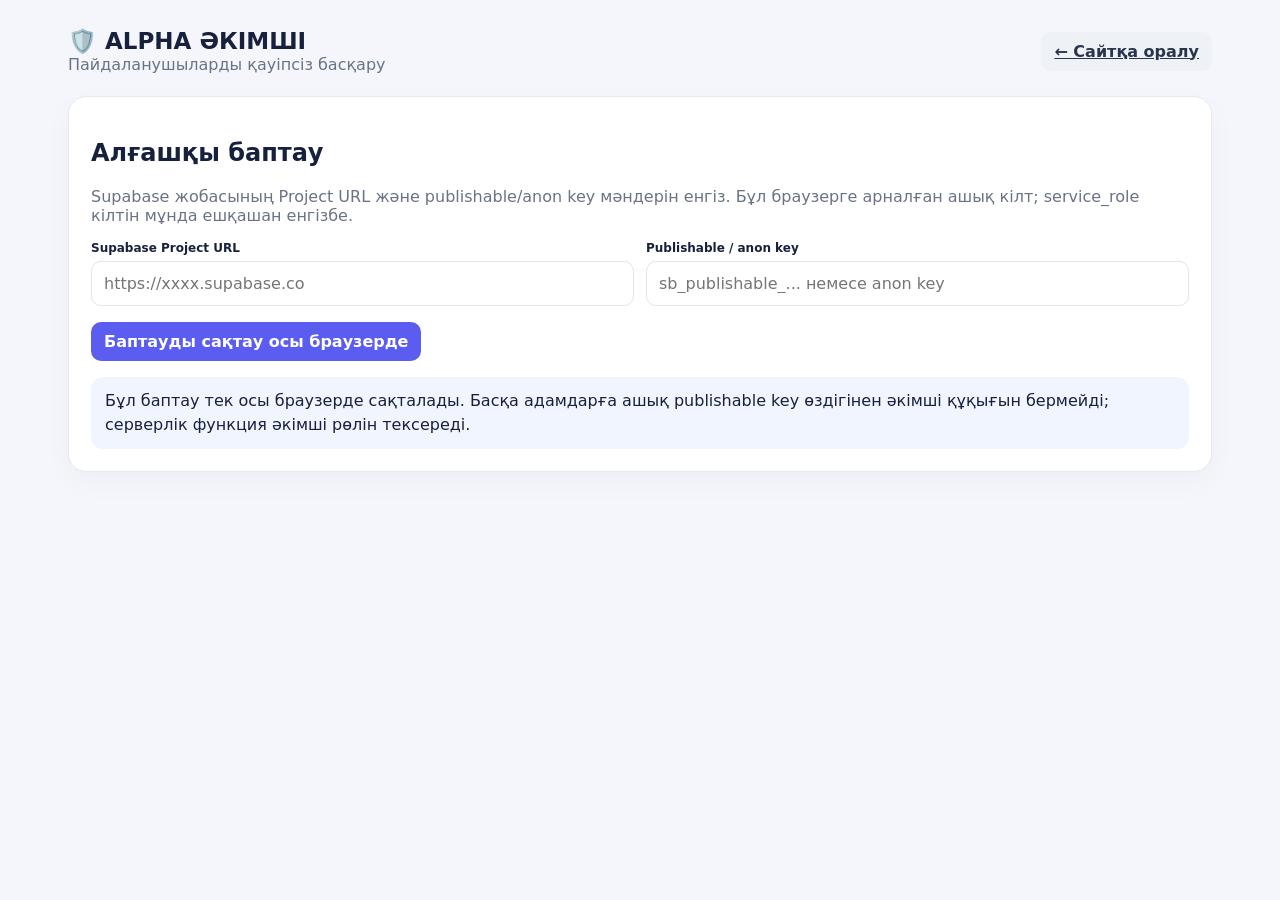
<file: admin.html>
<!doctype html>
<html lang="kk">
<head>
<meta charset="utf-8"><meta name="viewport" content="width=device-width,initial-scale=1">
<title>ALPHA — Әкімші панелі</title>
<style>
:root{font-family:Inter,system-ui,Segoe UI,sans-serif;color:#17213d;background:#f4f6fb}*{box-sizing:border-box}body{margin:0}.wrap{max-width:1180px;margin:auto;padding:28px 18px}.head{display:flex;align-items:center;justify-content:space-between;gap:12px;flex-wrap:wrap;margin-bottom:22px}.brand{font-weight:900;font-size:23px}.muted{color:#697386}.card{background:white;border:1px solid #e5e9f2;border-radius:18px;padding:22px;margin:14px 0;box-shadow:0 10px 30px #18224108}.formgrid{display:grid;grid-template-columns:1fr 1fr;gap:12px}.field label{display:block;font-size:12px;font-weight:800;margin-bottom:6px}.field input{width:100%;padding:12px;border:1px solid #dfe4ee;border-radius:10px;font:inherit}.btn{border:0;border-radius:10px;padding:10px 13px;font:inherit;font-weight:750;cursor:pointer;background:#eceeff;color:#4e46d8}.btn.primary{background:#5b5cf0;color:white}.btn.danger{background:#fff0f0;color:#b42318}.btn.neutral{background:#eef1f6;color:#29344d}.btn:disabled{opacity:.5;cursor:wait}.notice{padding:12px 14px;background:#f1f5ff;border-radius:12px;line-height:1.5;margin-top:12px}.error{background:#fff0f0;color:#b42318}.hidden{display:none!important}.tablewrap{overflow:auto}.table{width:100%;border-collapse:collapse;min-width:850px}.table th,.table td{text-align:left;padding:12px;border-bottom:1px solid #edf0f5;font-size:13px;vertical-align:top}.table th{background:#fafbff;color:#68738a}.actions{display:flex;flex-wrap:wrap;gap:6px}.status{display:inline-block;padding:5px 8px;border-radius:30px;font-size:11px;font-weight:800;background:#e9f9ef;color:#167341}.status.banned{background:#fff0f0;color:#b42318}.stats{display:grid;grid-template-columns:repeat(3,1fr);gap:12px}.stat{background:#f8f9fd;border-radius:12px;padding:14px}.stat strong{display:block;font-size:24px;margin-top:5px}.search{padding:12px;border:1px solid #dfe4ee;border-radius:10px;width:min(350px,100%);font:inherit}small{overflow-wrap:anywhere}@media(max-width:650px){.formgrid,.stats{grid-template-columns:1fr}.wrap{padding:16px 12px}.card{padding:16px}}
</style></head>
<body><main class="wrap">
<header class="head"><div><div class="brand">🛡️ ALPHA ӘКІМШІ</div><div class="muted">Пайдаланушыларды қауіпсіз басқару</div></div><a class="btn neutral" href="./index.html">← Сайтқа оралу</a></header>
<section id="setup" class="card"><h2>Алғашқы баптау</h2><p class="muted">Supabase жобасының Project URL және publishable/anon key мәндерін енгіз. Бұл браузерге арналған ашық кілт; service_role кілтін мұнда ешқашан енгізбе.</p>
<div class="formgrid"><div class="field"><label>Supabase Project URL</label><input id="projectUrl" placeholder="https://xxxx.supabase.co" autocomplete="url"></div><div class="field"><label>Publishable / anon key</label><input id="anonKey" placeholder="sb_publishable_... немесе anon key" autocomplete="off"></div></div>
<p><button class="btn primary" id="saveConfig">Баптауды сақтау осы браузерде</button></p><div class="notice">Бұл баптау тек осы браузерде сақталады. Басқа адамдарға ашық publishable key өздігінен әкімші құқығын бермейді; серверлік функция әкімші рөлін тексереді.</div>
</section>
<section id="login" class="card hidden"><h2>Әкімшіге кіру</h2><p class="muted">Тек ALPHA әкімшілер тізіміне енгізілген email арқылы кіре аласың.</p><form id="loginForm"><div class="formgrid"><div class="field"><label>Электрондық пошта</label><input id="email" type="email" required autocomplete="username"></div><div class="field"><label>Құпиясөз</label><input id="password" type="password" required autocomplete="current-password"></div></div><button class="btn primary" type="submit">Қауіпсіз кіру</button><button class="btn neutral" type="button" id="forgot">Құпиясөзді ұмыттым</button></form><div id="loginMsg" class="notice hidden"></div></section>
<section id="dashboard" class="hidden"><div class="card"><div class="head"><div><h2 style="margin:0">Пайдаланушылар</h2><div id="who" class="muted"></div></div><button class="btn neutral" id="logout">Шығу</button></div><div class="stats"><div class="stat"><span>Жалпы аккаунт</span><strong id="total">0</strong></div><div class="stat"><span>Белсенді</span><strong id="active">0</strong></div><div class="stat"><span>Бұғатталған</span><strong id="banned">0</strong></div></div><div class="head" style="margin-top:18px"><input class="search" id="filter" placeholder="Email, аты немесе телефон бойынша іздеу"><button class="btn primary" id="refresh">Жаңарту</button></div><div id="dashMsg" class="notice hidden"></div></div>
<div class="card"><h3>Құпиясөзді қалпына келтіру</h3><p class="muted">Пайдаланушыға ресми қалпына келтіру хатын жіберу. Құпиясөздің өзін әкімші де көрмейді.</p><form id="resetForm" class="formgrid"><div class="field"><label>Пайдаланушы email-і</label><input id="resetEmail" type="email" required></div><div style="align-self:end"><button class="btn primary" type="submit">Қалпына келтіру хатын жіберу</button></div></form></div>
<div class="card"><h3>Аккаунттар тізімі</h3><div class="tablewrap"><table class="table"><thead><tr><th>Пайдаланушы</th><th>Тіркелген</th><th>Соңғы кіру</th><th>Растау</th><th>Күйі</th><th>Әрекеттер</th></tr></thead><tbody id="users"></tbody></table></div></div><div class="card"><div class="head"><h3>Әкімші әрекеттерінің журналы</h3><button class="btn neutral" id="auditRefresh">Журналды жаңарту</button></div><div class="tablewrap"><table class="table"><thead><tr><th>Уақыты</th><th>Әрекет</th><th>Пайдаланушы</th><th>Мәлімет</th></tr></thead><tbody id="auditRows"><tr><td colspan="4">Журналды жүктеу үшін батырманы бас.</td></tr></tbody></table></div></div></section>
<script type="module">
import { createClient } from 'https://esm.sh/@supabase/supabase-js@2';
const $=id=>document.getElementById(id);let supabase=null,users=[];
function msg(id,text,error=false){const el=$(id);el.textContent=text;el.classList.remove('hidden','error');if(error)el.classList.add('error')}
function hide(id){$(id).classList.add('hidden')}
function setupClient(){const url=$('projectUrl').value.trim().replace(/\/$/,'');const key=$('anonKey').value.trim();if(!/^https:\/\/[a-z0-9-]+\.supabase\.co$/i.test(url)||!key)throw new Error('Project URL және publishable/anon key дұрыс енгіз.');localStorage.setItem('alpha-admin-url',url);localStorage.setItem('alpha-admin-key',key);supabase=createClient(url,key);$('setup').classList.add('hidden');$('login').classList.remove('hidden');}
function loadConfig(){const u=localStorage.getItem('alpha-admin-url'),k=localStorage.getItem('alpha-admin-key');if(u&&k){$('projectUrl').value=u;$('anonKey').value=k;setupClient().catch(()=>{});}}
async function adminAction(payload){const {data:{session}}=await supabase.auth.getSession();if(!session)throw new Error('Сессия аяқталды. Қайта кір.');const {data,error}=await supabase.functions.invoke('alpha-admin',{body:payload});if(error)throw error;if(data?.error)throw new Error(data.error);return data;}
function date(s){return s?new Date(s).toLocaleString('kk-KZ'):'—'}
function escapeHtml(s){return String(s??'').replace(/[&<>"']/g,c=>({'&':'&amp;','<':'&lt;','>':'&gt;','"':'&quot;',"'":'&#39;'}[c]))}
function render(){const q=$('filter').value.toLowerCase();const list=users.filter(u=>[u.email,u.phone,u.user_metadata?.full_name,u.user_metadata?.name].some(x=>String(x||'').toLowerCase().includes(q)));$('total').textContent=users.length;$('banned').textContent=users.filter(u=>u.banned_until&&new Date(u.banned_until)>new Date()).length;$('active').textContent=users.length-Number($('banned').textContent);$('users').innerHTML=list.map(u=>{const banned=u.banned_until&&new Date(u.banned_until)>new Date();const name=u.user_metadata?.full_name||u.user_metadata?.name||'—';return '<tr><td><strong>'+escapeHtml(name)+'</strong><br><small>'+escapeHtml(u.email)+'</small><br><small>'+escapeHtml(u.phone||'Телефон жоқ')+'</small></td><td>'+date(u.created_at)+'</td><td>'+date(u.last_sign_in_at)+'</td><td>'+(u.email_confirmed_at?'Расталған':'Расталмаған')+'</td><td><span class="status '+(banned?'banned':'')+'">'+(banned?'Бұғатталған':'Белсенді')+'</span></td><td><div class="actions"><button class="btn '+(banned?'primary':'danger')+'" data-action="'+(banned?'unban-user':'ban-user')+'" data-id="'+u.id+'">'+(banned?'Бұғаттан шығару':'Бұғаттау')+'</button><button class="btn neutral" data-action="signout-user" data-id="'+u.id+'">Барлық сессиядан шығару</button><button class="btn danger" data-action="delete-user" data-id="'+u.id+'">Өшіру</button></div></td></tr>'}).join('')||'<tr><td colspan="6">Пайдаланушы табылмады</td></tr>'}
async function refresh(){ $('refresh').disabled=true;try{const d=await adminAction({action:'list-users'});users=d.users||[];render();hide('dashMsg')}catch(e){msg('dashMsg',e.message||'Тізімді жүктеу сәтсіз.',true)}finally{$('refresh').disabled=false}}
$('saveConfig').onclick=()=>{try{setupClient();msg('loginMsg','Баптау сақталды. Әкімші email-іңмен кір.')}catch(e){alert(e.message)}};
$('loginForm').onsubmit=async e=>{e.preventDefault();try{const {data,error}=await supabase.auth.signInWithPassword({email:$('email').value.trim(),password:$('password').value});if(error)throw error;const {data:check,error:checkErr}=await supabase.from('alpha_admins').select('user_id').eq('user_id',data.user.id).maybeSingle();if(checkErr||!check){await supabase.auth.signOut();throw new Error('Бұл аккаунтқа әкімші құқығы берілмеген. Supabase SQL Editor-де alpha_admins кестесіне қос.')} $('login').classList.add('hidden');$('dashboard').classList.remove('hidden');$('who').textContent=data.user.email;await refresh()}catch(e){msg('loginMsg',e.message||'Кіру сәтсіз.',true)}};
$('forgot').onclick=async()=>{const email=$('email').value.trim();if(!email){msg('loginMsg','Алдымен email енгіз.',true);return}try{const {error}=await supabase.auth.resetPasswordForEmail(email,{redirectTo:location.origin+location.pathname});if(error)throw error;msg('loginMsg','Егер бұл email тіркелген болса, қалпына келтіру хаты жіберіледі.')}catch(e){msg('loginMsg',e.message,true)}};
$('logout').onclick=async()=>{await supabase.auth.signOut();$('dashboard').classList.add('hidden');$('login').classList.remove('hidden')};
$('refresh').onclick=refresh;$('filter').oninput=render;$('auditRefresh').onclick=async()=>{try{const d=await adminAction({action:'list-audit'});$('auditRows').innerHTML=(d.logs||[]).map(x=>'<tr><td>'+date(x.created_at)+'</td><td>'+escapeHtml(x.action)+'</td><td>'+escapeHtml(x.target_email||x.target_user_id||'—')+'</td><td><small>'+escapeHtml(JSON.stringify(x.details||{}))+'</small></td></tr>').join('')||'<tr><td colspan="4">Журнал бос.</td></tr>'}catch(e){msg('dashMsg',e.message||'Журналды жүктеу сәтсіз.',true)}};
$('users').onclick=async e=>{const b=e.target.closest('button[data-action]');if(!b)return;const u=users.find(x=>x.id===b.dataset.id);if(!u)return;const labels={'ban-user':'Бұл аккаунтты бұғаттау?','unban-user':'Бұғаттан шығару?','signout-user':'Барлық сессиядан шығару?','delete-user':'Аккаунтты біржола өшіру?'};if(!confirm((labels[b.dataset.action]||'Жалғастыру?')+'\n'+u.email))return;b.disabled=true;try{await adminAction({action:b.dataset.action,userId:u.id});msg('dashMsg','Әрекет орындалды: '+u.email);await refresh()}catch(err){msg('dashMsg',err.message||'Әрекет сәтсіз.',true)}finally{b.disabled=false}};
$('resetForm').onsubmit=async e=>{e.preventDefault();try{await adminAction({action:'send-password-reset',email:$('resetEmail').value.trim()});msg('dashMsg','Қалпына келтіру хаты сұралды. Supabase SMTP/email баптауларын тексер.')}catch(err){msg('dashMsg',err.message||'Сұрау сәтсіз.',true)}};
loadConfig();
</script></main></body></html>
</file>
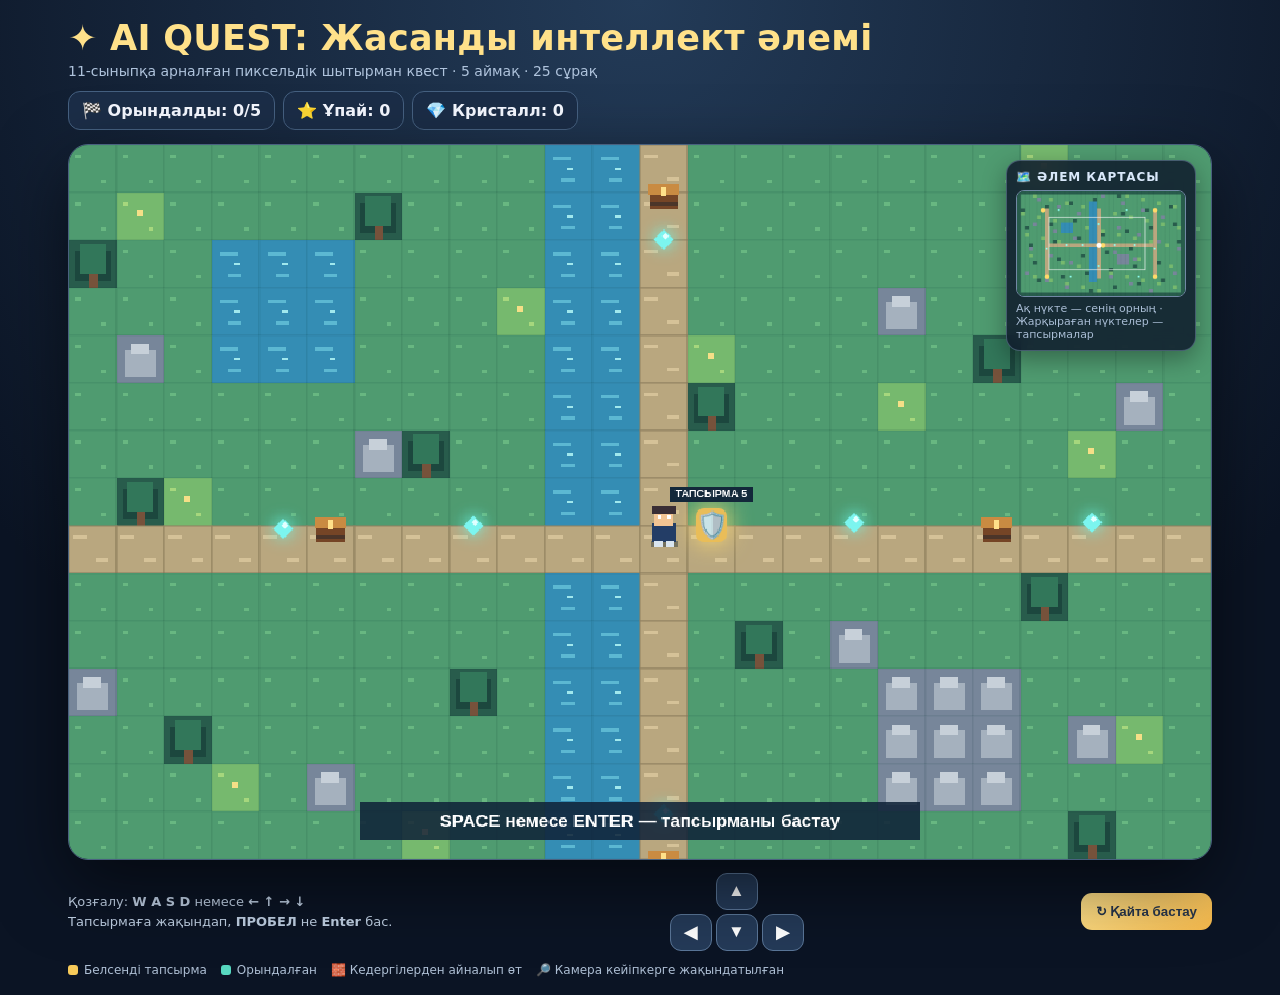
<file: ai-pixel-quest.html>
<!DOCTYPE html>
<html lang="kk">
<head>
<meta charset="UTF-8"><meta name="viewport" content="width=device-width,initial-scale=1">
<title>AI QUEST — Жасанды интеллект әлемі</title>
<style>
:root{--navy:#101a2c;--panel:#17263d;--line:#385273;--gold:#ffd66b;--mint:#67e0bb}
*{box-sizing:border-box}body{margin:0;background:radial-gradient(circle at 50% 0,#233b58,#0b1424 70%);color:#f4f7ff;font-family:Inter,system-ui,Segoe UI,Arial,sans-serif}
.wrap{max-width:1180px;margin:auto;padding:18px}header{display:flex;justify-content:space-between;align-items:center;gap:12px;flex-wrap:wrap;margin-bottom:14px}
h1{margin:0;color:#ffe18a;font-size:clamp(23px,4vw,35px);letter-spacing:.3px}.sub{color:#afc3dc;font-size:14px;margin-top:5px}
.stats{display:flex;gap:8px;flex-wrap:wrap}.pill{background:#1b2d47;border:1px solid #456080;padding:9px 13px;border-radius:12px;font-weight:750}
.stage{position:relative;background:#111d30;border:1px solid #49617f;border-radius:20px;overflow:hidden;box-shadow:0 24px 70px #0008}
canvas#game{display:block;width:100%;height:auto;image-rendering:pixelated}
.hud{position:absolute;right:15px;top:15px;width:190px;background:#101b2cdd;border:1px solid #8ba5c566;border-radius:14px;padding:9px;backdrop-filter:blur(8px);box-shadow:0 8px 25px #0005}
.hud strong{display:block;font-size:12px;letter-spacing:.08em;color:#d9e8fa;margin:0 0 6px}.mini{width:100%;display:block;border-radius:8px;border:1px solid #7188a4}
.mapnote{font-size:11px;color:#a9bdd5;margin-top:5px}
.toast{position:absolute;left:50%;top:15px;transform:translateX(-50%);background:#101b2ceF;border:1px solid #7188a4;padding:10px 15px;border-radius:11px;font-weight:800;opacity:0;pointer-events:none;transition:.2s;white-space:nowrap}.toast.on{opacity:1}
.below{display:flex;justify-content:space-between;align-items:center;gap:12px;flex-wrap:wrap;margin-top:13px}.hint{color:#c0d0e4;font-size:13px;line-height:1.5}
button{border:0;border-radius:11px;padding:11px 15px;font-weight:800;cursor:pointer}.restart{background:linear-gradient(135deg,#ffe18a,#f5b94c);color:#26354b}
.dpad{display:grid;grid-template-columns:repeat(3,42px);grid-template-rows:repeat(2,37px);gap:4px}.dpad button{padding:3px;background:#243a58;color:#fff;border:1px solid #5a7698;font-size:17px}.up{grid-column:2}.left{grid-column:1;grid-row:2}.down{grid-column:2;grid-row:2}.right{grid-column:3;grid-row:2}
.legend{display:flex;gap:14px;flex-wrap:wrap;margin-top:12px;color:#aebfd4;font-size:12px}.legend span{display:flex;align-items:center;gap:6px}.dot{width:10px;height:10px;border-radius:3px;display:inline-block}
.modal{position:fixed;inset:0;background:#07101ddd;display:none;align-items:center;justify-content:center;padding:15px;z-index:5}.modal.show{display:flex}
.dialog{width:min(650px,100%);max-height:92vh;overflow:auto;background:#f7f9ff;color:#17243a;border:1px solid #b8c8dc;border-radius:20px;padding:23px;box-shadow:0 20px 70px #000a}
.dialog h2{margin:0 0 6px;font-size:24px}.qcount{font-size:12px;color:#61728a;font-weight:850;letter-spacing:.07em;text-transform:uppercase}.progress{height:8px;background:#dfe6f0;border-radius:10px;overflow:hidden;margin:13px 0 18px}.progress span{display:block;height:100%;background:linear-gradient(90deg,#45c6a0,#64a9ff);width:0;transition:.2s}
.question{font-size:18px;font-weight:800;line-height:1.45;margin:12px 0 15px}.answers{display:grid;gap:9px}.answer{background:#edf2f9;color:#24334b;text-align:left;border:2px solid #d8e1ec;padding:12px;border-radius:11px;font-size:14px}.answer:hover{border-color:#7898c2;background:#e5eef9}.answer:disabled{cursor:default}
.feedback{min-height:24px;margin:12px 0 4px;font-weight:800}.good{color:#138453}.bad{color:#b63e3e}.next{display:none;background:#213b5c;color:#fff;width:100%;margin-top:8px}.note{font-size:12px;color:#718098;margin-top:12px}
@media(max-width:650px){.wrap{padding:9px}.hud{width:126px;right:8px;top:8px;padding:6px}.hud strong{font-size:10px}.mapnote{font-size:9px}.dialog{padding:17px}.question{font-size:16px}}
</style></head>
<body><div class="wrap">
<header><div><h1>✦ AI QUEST: Жасанды интеллект әлемі</h1><div class="sub">11-сыныпқа арналған пиксельдік шытырман квест · 5 аймақ · 25 сұрақ</div></div>
<div class="stats"><div class="pill">🏁 Орындалды: <span id="done">0</span>/5</div><div class="pill">⭐ Ұпай: <span id="score">0</span></div><div class="pill">💎 Кристалл: <span id="gems">0</span></div></div></header>
<div class="stage"><canvas id="game" width="960" height="600"></canvas>
<div class="hud"><strong>🗺️ ӘЛЕМ КАРТАСЫ</strong><canvas id="mini" class="mini" width="240" height="150"></canvas><div class="mapnote">Ақ нүкте — сенің орның · Жарқыраған нүктелер — тапсырмалар</div></div>
<div class="toast" id="toast">Тапсырмаға жақында!</div></div>
<div class="below"><div class="hint">Қозғалу: <b>W A S D</b> немесе <b>← ↑ → ↓</b><br>Тапсырмаға жақындап, <b>ПРОБЕЛ</b> не <b>Enter</b> бас.</div>
<div class="dpad"><button class="up" data-move="up">▲</button><button class="left" data-move="left">◀</button><button class="down" data-move="down">▼</button><button class="right" data-move="right">▶</button></div>
<button class="restart" id="restart">↻ Қайта бастау</button></div>
<div class="legend"><span><i class="dot" style="background:#f7ca59"></i> Белсенді тапсырма</span><span><i class="dot" style="background:#57d8c0"></i> Орындалған</span><span>🧱 Кедергілерден айналып өт</span><span>🔎 Камера кейіпкерге жақындатылған</span></div>
</div>
<div class="modal" id="modal"><div class="dialog"><div class="qcount" id="qcount"></div><h2 id="taskTitle"></h2><div class="progress"><span id="bar"></span></div><div class="question" id="question"></div><div class="answers" id="answers"></div><div class="feedback" id="feedback"></div><button class="next" id="next"></button><div class="note">Қате жауап берсең, қайта таңдай аласың. Esc — терезені жабу.</div></div></div>
<script>
(()=>{
const canvas=document.querySelector('#game'),ctx=canvas.getContext('2d'),mini=document.querySelector('#mini'),mctx=mini.getContext('2d');
const W=40,H=40,C=42,R=30,VIEW_W=24,VIEW_H=15;
const doneEl=document.querySelector('#done'),scoreEl=document.querySelector('#score'),modal=document.querySelector('#modal');
const titleEl=document.querySelector('#taskTitle'),qcount=document.querySelector('#qcount'),qEl=document.querySelector('#question'),answersEl=document.querySelector('#answers'),feedback=document.querySelector('#feedback'),bar=document.querySelector('#bar'),next=document.querySelector('#next'),toast=document.querySelector('#toast');
const tasks=[
{name:'1-аймақ · AI зертханасы',emoji:'🤖',x:6,y:5,qs:[
['Жасанды интеллект (ЖИ) ұғымын ең дәл сипаттайтын анықтама қайсы?',['Тек интернетке қосылатын құрылғы','Адамның кейбір зияткерлік әрекеттерін модельдейтін жүйелер мен әдістер','Компьютердің сыртқы бөлігі','Ақпаратты тек сақтайтын бағдарлама'],1],
['Машиналық оқыту дегеніміз не?',['Жүйенің деректерден заңдылықтарды үйрену тәсілі','Компьютерді қолмен жөндеу','Файлдарды архивтеу','Монитор сапасын арттыру'],0],
['ЖИ моделін оқытудағы негізгі мақсат қандай?',['Компьютер жадын толтыру','Мысалдар негізінде параметрлерді бейімдеп, болжам сапасын арттыру','Интернет жылдамдығын өлшеу','Файл атауын өзгерту'],1],
['ЖИ жүйесінің нәтижесі неге тәуелді болуы мүмкін?',['Тек экран өлшеміне','Тек компьютер түсіне','Деректер сапасына, модельге және оқыту әдісіне','Пернетақта тілінің түсіне'],2],
['Тар маманданған ЖИ-ге қайсысы мысал болады?',['Кез келген адам сияқты барлық саланы түсінетін әмбебап сана','Бір нақты міндетті орындайтын кескін тану жүйесі','Қарапайым электр сымы','Қағаз күнтізбе'],1]]},
{name:'2-аймақ · Деректер орманы',emoji:'🌿',x:34,y:5,qs:[
['Оқыту деректер жиыны (training set) не үшін қолданылады?',['Модель параметрлерін үйрету үшін','Тек нәтижені көрсету үшін','Компьютерді өшіру үшін','Құжатты басып шығару үшін'],0],
['Тестілік деректер жиынының міндеті қандай?',['Модельді күнделікті қайта жазу','Оқыту кезінде қолданылған деректерді көбейту','Модельдің бұрын көрмеген деректердегі сапасын бағалау','Желі кабелін тексеру'],2],
['Деректердегі біржақтылық (bias) қандай салдарға әкелуі мүмкін?',['Нәтиженің барлық адамға бірдей әділ болуына','Кейбір топтарға қатысты жүйелі қате шешімдерге','Модельдің міндетті түрде жылдамдауына','Деректердің автоматты түрде шифрлануына'],1],
['Артық үйрену (overfitting) дегеніміз не?',['Модель оқыту деректерін жақсы меңгеріп, жаңа деректерде нашар жұмыс істеуі','Модельдің мүлде оқымауы','Деректердің жоғалуы','Компьютердің қызып кетуі'],0],
['Деректерді алдын ала өңдеудің мақсаты қандай?',['Деректерді әдейі бұрмалау','Тек файл көлемін үлкейту','Қателерді түзету, форматтау және модельге дайындау','Интернетті ажырату'],2]]},
{name:'3-аймақ · Робототехника шеберханасы',emoji:'🦾',x:7,y:24,qs:[
['Компьютерлік көру (Computer Vision) нені зерттейді?',['Мәтінді дыбыстауды ғана','Компьютердің кескіндер мен бейнелерден ақпарат алуын','Желі протоколдарын ғана','Процессор температурасын'],1],
['Табиғи тілді өңдеу (NLP) технологиясы неге бағытталған?',['Адам тіліндегі мәтін мен сөйлеуді талдауға','Тек график салуға','Компьютерді құрастыруға','Электр қуатын үнемдеуге'],0],
['Роботтағы сенсордың қызметі қандай?',['Бағдарлама кодын басып шығару','Құрылғыны безендіру','Қоршаған ортадан өлшемдер мен сигналдар алу','Файлдарды сығу'],2],
['Күшейту арқылы оқытуда (Reinforcement Learning) агент қалай үйренеді?',['Тек дайын жауаптарды көшіру арқылы','Ортамен әрекеттесіп, марапат/айып сигналдары арқылы','Кездейсоқ файлдарды ашу арқылы','Тек мұғалімнің мәтінін оқу арқылы'],1],
['Роботтың автономды әрекет етуіне не қажет?',['Тек сыртқы қабық','Сенсорлар, басқару алгоритмі және атқарушы механизмдер','Тек экран','Тек интернет браузері'],1]]},
{name:'4-аймақ · Нейрондық желі мұнарасы',emoji:'🧠',x:34,y:24,qs:[
['Жасанды нейрондық желінің негізгі құрылымы неден тұрады?',['Қабаттарға біріктірілген өзара байланысқан нейрондардан','Тек қатты дискілерден','Монитор пиксельдерінен','Интернет парақтарынан'],0],
['Кері тарату (backpropagation) алгоритмі не үшін қолданылады?',['Суретті үлкейту үшін','Қате градиентін есептеп, желі салмақтарын жаңартуға','Файлдарды жоюға','Деректерді басып шығаруға'],1],
['Генеративті ЖИ-дің ерекшелігі қандай?',['Тек деректерді сұрыптайды','Тек компьютерді қорғайды','Үлгілерді үйреніп, жаңа мәтін, сурет не дыбыс жасай алады','Тек кесте ашады'],2],
['Үлкен тілдік модель (LLM) негізінен немен жұмыс істейді?',['Табиғи тілдегі үлкен мәтіндік деректермен','Тек температура датчигімен','Тек бейнекамерамен','Электр қозғалтқышымен'],0],
['Генеративті модельдің «галлюцинациясы» дегеніміз не?',['Модельдің экранды өшіруі','Модельдің сенімді естілетін, бірақ қате ақпарат құрастыруы','Модельдің файлды сығуы','Модельдің интернетке қосылуы'],1]]},
{name:'5-аймақ · Киберқауіпсіздік қақпасы',emoji:'🛡️',x:21,y:15,qs:[
['ЖИ жүйесінде дербес деректерді қорғаудың дұрыс жолы қайсы?',['Барлық деректі ашық жариялау','Қажетсіз жеке ақпаратты жинамау және деректерді қорғау','Құпиясөзді бәріне жіберу','Қорғанысты өшіру'],1],
['Deepfake технологиясы қандай қауіп тудыруы мүмкін?',['Жалған аудио немесе бейне арқылы адамдарды жаңылыстыруы','Компьютер жадын физикалық үлкейтуі','Интернетті міндетті түрде жылдамдатуы','Экран жарықтығын реттеуі'],0],
['ЖИ шешімдерінің түсіндірмелілігі (explainability) не үшін маңызды?',['Модель атауын әдемі ету үшін','Файл өлшемін азайту үшін','Шешімнің қалай және неге шыққанын түсінуге көмектесу үшін','Құрылғыны қайта іске қосу үшін'],2],
['Авторлық құқықты сақтай отырып ЖИ қолданудың дұрыс тәсілі қайсы?',['Жасалған материалды міндетті түрде өзімдікі деу','Қолдану шарттарын тексеріп, қажет жерде дереккөз бен ЖИ көмегін көрсету','Кез келген туындыны рұқсатсыз көшіру','Автор атын өшіру'],1],
['ЖИ қолданған кезде адам бақылауы неге қажет?',['ЖИ әрдайым мінсіз болғандықтан','Жауаптар ешқашан өзгермейтіндіктен','Қателерді, әділетсіздікті және тәуекелдерді анықтау үшін','Компьютерді жылдам өшіру үшін'],2]]}
];
// When embedded by ALPHA, use the current lesson's own content instead of AI questions.
window.addEventListener('message',event=>{
 if(event.origin!==window.location.origin||event.data?.type!=='alpha-game-topic')return;
 const title=String(event.data.title||'').slice(0,180);
 const slides=Array.isArray(event.data.slides)?event.data.slides.filter(p=>Array.isArray(p)&&p.length>=2).slice(0,8):[];
 if(!title||slides.length<3)return;
 const correctFacts=slides.map(p=>String(p[1]).slice(0,320));
 const wrongAnswers=[
  'Бұл әрекет тек экранның түсін өзгертуге арналған.',
  'Бұл әдіс барлық ақпаратты тексермей жариялауды талап етеді.',
  'Бұл технология тек компьютерді өшіру үшін қолданылады.',
  'Бұл үдерісте жоспарлау мен тексеру мүлдем қажет емес.',
  'Бұл тәсіл кез келген деректі рұқсатсыз таратуға мүмкіндік береді.'
 ];
 const prompts=[
  'Сабақ материалындағы дұрыс тұжырымды таңда.',
  'Осы тақырып туралы қай ақпарат дұрыс?',
  'Теория бойынша дұрыс жауапты тап.',
  'Тақырыпты қайталау: дұрыс сипаттаманы көрсет.',
  'Сабақта қарастырылған тұжырымды анықта.'
 ];
 tasks.forEach((task,zone)=>{
  task.name=(zone+1)+'-аймақ · '+title.replace(/^§[0-9–-]+\.\s*/, '').slice(0,48);
  task.qs=Array.from({length:5},(_,i)=>{
   const factIndex=(zone*5+i)%correctFacts.length;
   const correct=correctFacts[factIndex];
   const position=(zone+i)%4;
   const alternatives=[wrongAnswers[(zone+i)%5],wrongAnswers[(zone+i+1)%5],wrongAnswers[(zone+i+2)%5]];
   const answers=alternatives.slice();answers.splice(position,0,correct);
   return [prompts[i]+' ('+(factIndex+1)+'-бөлік)',answers,position];
  });
 });
 document.querySelector('h1').textContent='✦ ALPHA QUEST: '+title;
 document.title='Геймификация — '+title;
 document.querySelector('.sub').textContent='Тақырыптық квест · 5 аймақ · 25 сұрақ';
 player={x:20,y:15};completed.clear();collected.clear();openedChests.clear();score=0;gems=0;active=-1;qIndex=0;modal.classList.remove('show');updateStats();draw();
});

// Map: 0 grass,1 paved path,2 water,3 trees,4 rock,5 flower patch
let map=Array.from({length:R},(_,y)=>Array.from({length:C},(_,x)=>{
 if(x===0||y===0||x===C-1||y===R-1)return 3;
 if((x===18&&y>2&&y<26)||(x===19&&y>2&&y<26))return 2;
 if((x*17+y*13)%37===0)return 4;
 if((x*7+y*11)%31===0)return 3;
 if((x*5+y*3)%23===0)return 5;
 return 0;
}));
// Curving main paths and branches
function path(x1,y1,x2,y2){let x=x1,y=y1;while(x!==x2){map[y][x]=1;x+=Math.sign(x2-x);}while(y!==y2){map[y][x]=1;y+=Math.sign(y2-y);}map[y2][x2]=1;}
path(20,15,7,5);path(20,15,34,5);path(20,15,7,24);path(20,15,34,24);
for(let x=7;x<=34;x++)map[15][x]=1;
for(let y=5;y<=24;y++)if(y!==15)map[y][20]=1;
// Decorative ponds and rocks, then ensure routes remain walkable
for(let y=8;y<12;y++)for(let x=10;x<14;x++)if(!(y===8||x===10))map[y][x]=2;
for(let y=18;y<22;y++)for(let x=25;x<29;x++)if(!(y===21||x===28))map[y][x]=4;
const clearPath=[[20,15],[7,5],[34,5],[7,24],[34,24],[21,15]];
for(const [x,y] of clearPath)map[y][x]=1;
let player={x:20,y:15},completed=new Set(),score=0,active=-1,qIndex=0,cam={x:0,y:0};
let gems=0,animTick=0,walkTick=0;
const crystals=[[12,15],[16,15],[24,15],[29,15],[20,9],[20,21],[10,5],[30,24],[7,16],[34,16],[13,24],[27,5]];
const collected=new Set();
const chests=[[13,15],[27,15],[20,8],[20,22]];
const openedChests=new Set();
const tileColors={0:'#4f9b70',1:'#b9a77f',2:'#348db4',3:'#285c4c',4:'#77869a',5:'#76b96e'};
function solid(x,y){return x<1||y<1||x>=C-1||y>=R-1||[2,3,4].includes(map[y][x]);}
function nearTask(){return tasks.findIndex((t,i)=>!completed.has(i)&&Math.abs(t.x-player.x)+Math.abs(t.y-player.y)<=1);}
function updateStats(){doneEl.textContent=completed.size;scoreEl.textContent=score;document.querySelector('#gems').textContent=gems;}
function notify(s){toast.textContent=s;toast.classList.add('on');setTimeout(()=>toast.classList.remove('on'),1300);}
function drawTile(g,x,y,t){
 const px=x,py=y;g.fillStyle=tileColors[t];g.fillRect(px,py,W,H);
 if(t===0||t===5){g.fillStyle=t===5?'#a6d77d':'#68b781';g.fillRect(px+5,py+8,5,3);g.fillRect(px+27,py+29,4,3);if(t===5){g.fillStyle='#f5df87';g.fillRect(px+17,py+15,5,5);}}
 if(t===1){g.fillStyle='#d5c298';g.fillRect(px+3,py+8,12,3);g.fillRect(px+23,py+27,10,3);g.strokeStyle='#a38d68';g.strokeRect(px,py,W,H);}
 if(t===2){g.fillStyle='#5cb8d2';g.fillRect(px+((animTick%12)+4),py+10,15,3);g.fillRect(px+((animTick*2%18)+14),py+28,11,3);g.fillStyle='#a0e8ed';g.fillRect(px+((animTick*3%25)+5),py+19,5,2);}
 if(t===3){g.fillStyle='#1c473e';g.fillRect(px+5,py+9,30,25);g.fillStyle='#32775a';g.fillRect(px+9,py+3,22,25);g.fillStyle='#76523b';g.fillRect(px+17,py+28,7,12);}
 if(t===4){g.fillStyle='#a5b1be';g.fillRect(px+7,py+12,26,23);g.fillStyle='#c7d0d9';g.fillRect(px+12,py+7,15,9);}
 g.strokeStyle='#102d2b18';g.strokeRect(px,py,W,H);
}
function drawPlayer(g,x,y,s=1){
 const bob=Math.sin(walkTick/2)*1.8*s; const px=x,py=y+bob;
 g.fillStyle='#10233166';g.fillRect(px+9*s,py+33*s,23*s,5*s);
 g.fillStyle='#233d66';g.fillRect(px+10*s,py+18*s,20*s,16*s);
 g.fillStyle='#f2c493';g.fillRect(px+12*s,py+5*s,16*s,15*s);
 g.fillStyle='#392e35';g.fillRect(px+10*s,py+3*s,20*s,7*s);
 g.fillStyle='#fff';g.fillRect(px+15*s,py+11*s,3*s,3*s);g.fillRect(px+23*s,py+11*s,3*s,3*s);
 g.fillStyle='#d9e5ef';g.fillRect(px+(12+Math.sin(walkTick)*1.5)*s,py+33*s,7*s,5*s);g.fillRect(px+(22-Math.sin(walkTick)*1.5)*s,py+33*s,7*s,5*s);
}
function drawMini(){
 mctx.clearRect(0,0,240,150);const tw=240/C,th=150/R;
 for(let y=0;y<R;y++)for(let x=0;x<C;x++){mctx.fillStyle=tileColors[map[y][x]];mctx.fillRect(x*tw,y*th,tw+.3,th+.3);}
 tasks.forEach((t,i)=>{mctx.fillStyle=completed.has(i)?'#5de5d1':'#ffda69';mctx.beginPath();mctx.arc((t.x+.5)*tw,(t.y+.5)*th,3.2,0,Math.PI*2);mctx.fill();});
 crystals.forEach((p,i)=>{if(!collected.has(i)){mctx.fillStyle='#8ffff1';mctx.fillRect(p[0]*tw+1,p[1]*th+1,2.5,2.5);}});
 mctx.fillStyle='#fff';mctx.strokeStyle='#fff';mctx.beginPath();mctx.arc((player.x+.5)*tw,(player.y+.5)*th,3.5,0,Math.PI*2);mctx.fill();
 // camera viewport rectangle
 mctx.strokeStyle='#ffffffbb';mctx.lineWidth=1.2;mctx.strokeRect(cam.x/C*240,cam.y/R*150,VIEW_W/C*240,VIEW_H/R*150);
}
function draw(){
 const sx=canvas.width/VIEW_W,sy=canvas.height/VIEW_H;
 cam.x=Math.max(0,Math.min(C-VIEW_W,player.x-VIEW_W/2));cam.y=Math.max(0,Math.min(R-VIEW_H,player.y-VIEW_H/2));
 ctx.clearRect(0,0,canvas.width,canvas.height);
 for(let vy=0;vy<VIEW_H;vy++)for(let vx=0;vx<VIEW_W;vx++){let mx=Math.floor(cam.x)+vx,my=Math.floor(cam.y)+vy;if(mx<C&&my<R)drawTile(ctx,vx*sx,vy*sy,map[my][mx]);}
 // Орталық финал порталы
 if(completed.size===5){const gx=(20-cam.x)*sx,gy=(15-cam.y)*sy;ctx.save();ctx.strokeStyle='#a78bfa';ctx.lineWidth=4;ctx.shadowColor='#a78bfa';ctx.shadowBlur=22;ctx.beginPath();ctx.ellipse(gx+20,gy+20,18+Math.sin(animTick/3)*2,23,0,0,Math.PI*2);ctx.stroke();ctx.restore();}
 tasks.forEach((t,i)=>{
  const x=(t.x-cam.x)*sx,y=(t.y-cam.y)*sy;if(x<-50||y<-50||x>canvas.width||y>canvas.height)return;
  const done=completed.has(i);ctx.save();ctx.shadowColor=done?'#5de5d1':'#ffdc70';ctx.shadowBlur=done?8:20;
  ctx.fillStyle=done?'#39bcae':'#e9bd58';ctx.beginPath();ctx.roundRect(x+7,y+5,26,29,7);ctx.fill();ctx.shadowBlur=0;
  ctx.fillStyle='#142c3a';ctx.font='22px sans-serif';ctx.textAlign='center';ctx.fillText(done?'✓':t.emoji,x+20,y+27);
  ctx.fillStyle='#13283a';ctx.fillRect(x-15,y-13,70,13);ctx.fillStyle='#fff';ctx.font='bold 9px Arial';ctx.fillText(done?'ОРЫНДАЛДЫ':`ТАПСЫРМА ${i+1}`,x+20,y-4);ctx.restore();
 });
 // Қазына сандықтары мен жиналатын кристалдар
 chests.forEach((p,i)=>{if(openedChests.has(i))return;const x=(p[0]-cam.x)*sx,y=(p[1]-cam.y)*sy;if(x<-35||y<-35||x>canvas.width||y>canvas.height)return;
  ctx.fillStyle='#754526';ctx.fillRect(x+8,y+17,24,17);ctx.fillStyle='#c98b42';ctx.fillRect(x+7,y+13,26,9);ctx.fillStyle='#ffe08a';ctx.fillRect(x+18,y+15,4,8);ctx.fillStyle='#4b3529';ctx.fillRect(x+8,y+28,24,3);
 });
 crystals.forEach((p,i)=>{if(collected.has(i))return;const x=(p[0]-cam.x)*sx,y=(p[1]-cam.y)*sy;if(x<-20||y<-20||x>canvas.width||y>canvas.height)return;
  const bob=Math.sin(animTick/3+i)*3;ctx.save();ctx.translate(x+20,y+20+bob);ctx.rotate(Math.PI/4);ctx.fillStyle='#7df5ef';ctx.shadowColor='#69fff0';ctx.shadowBlur=14;ctx.fillRect(-6,-6,12,12);ctx.fillStyle='#e2ffff';ctx.fillRect(-3,-5,4,4);ctx.restore();
 });
 drawPlayer(ctx,(player.x-cam.x)*sx,(player.y-cam.y)*sy,sx/40);
 const near=nearTask();if(near>=0){ctx.fillStyle='#102238dd';ctx.fillRect(245,canvas.height-48,470,32);ctx.fillStyle='#fff';ctx.font='bold 15px Arial';ctx.textAlign='center';ctx.fillText('SPACE немесе ENTER — тапсырманы бастау',480,canvas.height-27);}
 if(completed.size===5){ctx.fillStyle='#0a1729dd';ctx.fillRect(0,0,960,600);ctx.fillStyle='#ffe18a';ctx.font='bold 43px Arial';ctx.textAlign='center';ctx.fillText('ҚҰТТЫҚТАЙМЫЗ!',480,260);ctx.fillStyle='#fff';ctx.font='bold 24px Arial';ctx.fillText('Сен барлық 5 тапсырманы орындадың!',480,310);ctx.font='18px Arial';ctx.fillText('ЖИ әлеміндегі біліміңді дәлелдедің!',480,350);}
 drawMini();
}
function move(dx,dy){if(modal.classList.contains('show')||completed.size===5)return;let x=player.x+dx,y=player.y+dy;if(!solid(x,y)){player.x=x;player.y=y;walkTick++; 
 crystals.forEach((p,i)=>{if(!collected.has(i)&&p[0]===x&&p[1]===y){collected.add(i);gems++;score+=5;notify('💎 Кристалл жиналды! +5 ұпай');updateStats();}});
 chests.forEach((p,i)=>{if(!openedChests.has(i)&&p[0]===x&&p[1]===y){openedChests.add(i);score+=20;notify('🎁 Қазына табылды! +20 ұпай');updateStats();}});
 draw();}}
function interact(){if(modal.classList.contains('show'))return;
 if(completed.size===5){if(Math.abs(player.x-20)+Math.abs(player.y-15)<=2){winScreen();return;}notify('Барлық аймақ орындалды! Орталық порталға қайт.');return;}
 let i=nearTask();if(i<0){notify('Алдымен тапсырма белгісіне жақында!');return;}active=i;qIndex=0;renderQ();}
function winScreen(){modal.classList.add('show');titleEl.textContent='🏆 AI QUEST — ЖЕҢІС!';qcount.textContent='КВЕСТ АЯҚТАЛДЫ';bar.style.width='100%';qEl.textContent=`Керемет! Сен 5 аймақтың барлық 25 сұрағына жауап бердің. Жиналған кристалл: ${gems}. Жалпы ұпай: ${score}.`;answersEl.innerHTML='';feedback.textContent='Жасанды интеллект әлемінің шебері атандың!';feedback.className='feedback good';next.textContent='Қайта ойнау';next.style.display='block';next.onclick=()=>document.querySelector('#restart').click();}
function renderQ(){
 const t=tasks[active],q=t.qs[qIndex];modal.classList.add('show');titleEl.textContent=t.emoji+' '+t.name;qcount.textContent=`${active+1}-тапсырма · ${qIndex+1}/5 сұрақ`;bar.style.width=(qIndex/5*100)+'%';qEl.textContent=q[0];answersEl.innerHTML='';feedback.textContent='';feedback.className='feedback';next.style.display='none';
 q[1].forEach((a,i)=>{let b=document.createElement('button');b.className='answer';b.textContent=String.fromCharCode(65+i)+') '+a;b.onclick=()=>choose(i);answersEl.appendChild(b);});
}
function choose(n){
 const q=tasks[active].qs[qIndex],bs=[...answersEl.children];bs.forEach(b=>b.disabled=true);
 if(n===q[2]){score+=10;feedback.textContent='✓ Дұрыс жауап! Жарайсың!';feedback.className='feedback good';bs[n].style.background='#dcf7e9';bs[n].style.borderColor='#43b77b';next.textContent=qIndex===4?'Аймақты аяқтау ✓':'Келесі сұрақ →';next.style.display='block';next.onclick=()=>{if(qIndex<4){qIndex++;renderQ();}else{completed.add(active);modal.classList.remove('show');updateStats();notify(completed.size===5?'Барлық аймақ ашылды! Орталық порталға орал.':'Аймақ сәтті аяқталды! Келесі тапсырманы ізде.');draw();}};}
 else{feedback.textContent='✗ Дұрыс емес. Тағы бір рет байқап көр!';feedback.className='feedback bad';bs[n].style.background='#fde5e3';bs[n].style.borderColor='#dc7770';next.textContent='Қайта таңдау';next.style.display='block';next.onclick=()=>{bs.forEach(b=>{b.disabled=false;b.style.background='';b.style.borderColor='';});feedback.textContent='';next.style.display='none';};}
 updateStats();
}
document.addEventListener('keydown',e=>{let k=e.key.toLowerCase();if(k==='escape'){modal.classList.remove('show');return;}if(['arrowup','arrowdown','arrowleft','arrowright',' '].includes(k))e.preventDefault();if(k==='w'||k==='arrowup')move(0,-1);if(k==='s'||k==='arrowdown')move(0,1);if(k==='a'||k==='arrowleft')move(-1,0);if(k==='d'||k==='arrowright')move(1,0);if(k===' '||k==='enter')interact();});
document.querySelectorAll('[data-move]').forEach(b=>{const d={up:[0,-1],down:[0,1],left:[-1,0],right:[1,0]};b.onclick=()=>move(...d[b.dataset.move]);});
document.querySelector('#restart').onclick=()=>{player={x:20,y:15};completed.clear();collected.clear();openedChests.clear();gems=0;score=0;active=-1;qIndex=0;modal.classList.remove('show');updateStats();draw();};
function animate(){animTick++;if(animTick%3===0)draw();requestAnimationFrame(animate);}
draw();updateStats();requestAnimationFrame(animate);
})();
</script></body></html>
</file>
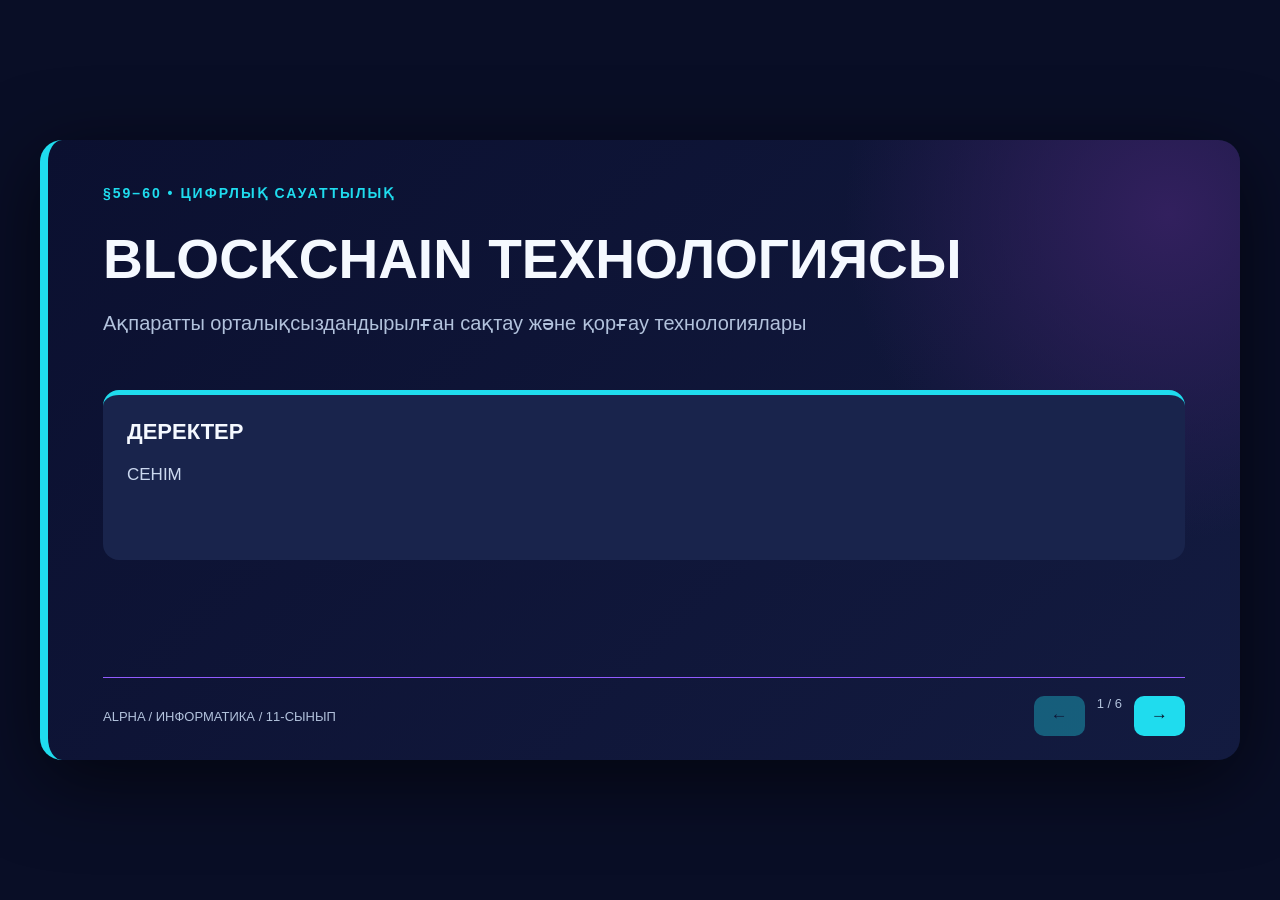
<file: blockchain-presentation.html>
<!doctype html><html lang="kk"><head><meta charset="utf-8"><meta name="viewport" content="width=device-width,initial-scale=1"><title>Blockchain технологиясы · ALPHA</title><style>*{box-sizing:border-box}body{margin:0;background:#090e26;color:#f5f9ff;font-family:Arial,Helvetica,sans-serif}.deck{min-height:100vh;display:flex;align-items:center;justify-content:center;padding:24px}.slide{position:relative;width:min(1200px,100%);min-height:620px;padding:45px 55px 90px;background:radial-gradient(circle at 94% 12%,#32205e 0,transparent 26%),linear-gradient(135deg,#0b1030,#131b40);border-left:8px solid #1fdcee;border-radius:22px;box-shadow:0 20px 80px #0009}.kicker{color:#1fdcee;font-weight:700;letter-spacing:2px;text-transform:uppercase;font-size:14px}.title{font-size:clamp(30px,4.3vw,56px);line-height:1.12;margin:28px 0 14px}.sub{color:#b2c2dc;font-size:20px;max-width:850px}.cards{display:grid;grid-template-columns:repeat(auto-fit,minmax(220px,1fr));gap:18px;margin-top:55px}.card{background:#19244c;border-radius:16px;padding:24px;border-top:5px solid #1fdcee;min-height:170px}.card:nth-child(2){border-color:#925bff}.card:nth-child(3){border-color:#ff4b97}.card:nth-child(4){border-color:#ffcf5b}.card h2{font-size:22px;margin:0 0 16px}.card p{font-size:17px;line-height:1.55;color:#cbd8ef}.footer{position:absolute;bottom:24px;left:55px;right:55px;display:flex;align-items:center;justify-content:space-between;border-top:1px solid #925bff;padding-top:18px;color:#b2c2dc;font-size:13px}.controls{display:flex;gap:12px}.controls button{background:#1fdcee;color:#091027;border:0;border-radius:10px;padding:10px 17px;font-size:17px;font-weight:bold;cursor:pointer}.controls button:disabled{opacity:.35;cursor:default}@media(max-width:600px){.deck{padding:8px}.slide{padding:25px 18px 100px;min-height:95vh}.cards{margin-top:28px}.footer{left:18px;right:18px;flex-wrap:wrap;gap:10px}.card{min-height:0}}</style></head><body><div class="deck"><main class="slide"><div class="kicker" id="k"></div><h1 class="title" id="t"></h1><p class="sub" id="s"></p><div class="cards" id="cards"></div><footer class="footer"><span>ALPHA / ИНФОРМАТИКА / 11-СЫНЫП</span><div class="controls"><button id="prev" aria-label="Алдыңғы">←</button><span id="count"></span><button id="next" aria-label="Келесі">→</button></div></footer></main></div><script>const slides=[{"k":"§59–60 • Цифрлық сауаттылық","t":"BLOCKCHAIN ТЕХНОЛОГИЯСЫ","sub":"Ақпаратты орталықсыздандырылған сақтау және қорғау технологиялары","items":[["ДЕРЕКТЕР","СЕНІМ","КРИПТОГРАФИЯ"]]},{"k":"Негізгі ұғымдар","t":"Блокчейннің 3 негізгі тірегі","sub":"Блокчейн — орталықсыздандырылған деректер тізілімі.","items":[["Орталықсыздандыру","Ақпарат бір ғана серверде емес, желіге қатысушы компьютерлерде сақталады."],["Өзгермейтіндік","Блоктар криптографиялық хэштермен байланысады. Бұрынғы жазбаны өзгерту өте қиын."],["Ашықтық пен сенім","Қатысушылар операциялар тарихын тексеріп, жазбаларды салыстыра алады."]]},{"k":"Жұмыс істеу механизмі","t":"Транзакциядан блокқа дейін","sub":"Блокчейн жүйесіндегі негізгі үш кезең.","items":[["1-ҚАДАМ · Транзакция","Пайдаланушы операция бастайды. Ақпарат цифрлық қолтаңбамен расталып, P2P желісіне жіберіледі."],["2-ҚАДАМ · Тексеру және блок","Нодалар операцияны тексереді. Мақұлданған транзакциялар жаңа блокқа жинақталады."],["3-ҚАДАМ · Тізбекке қосу","Жаңа блок алдыңғы блоктың хэшін қамтып, тізбекке қосылады. Желі жаңартылады."]]},{"k":"Артықшылықтар","t":"Неге блокчейн маңызды?","sub":"Технологияның негізгі мүмкіндіктері.","items":[["Қауіпсіздік","Криптографиялық тәсілдер жазбаларды қорғауға көмектеседі."],["P2P транзакциялар","Кейбір операцияларда делдалдарға тәуелділікті азайтады."],["Қадағалау","Операциялар тарихын тексеру мен аудит жүргізуді жеңілдетеді."],["Смарт-контракт","Белгіленген шарт орындалғанда код автоматты түрде әрекет етеді."]]},{"k":"Практикалық қолдану","t":"Блокчейн қайда қолданылады?","sub":"Қаржыдан мемлекеттік реестрлерге дейін.","items":[["Қаржы және банк","Криптовалюталар, халықаралық аударымдар, цифрлық валюталар."],["Смарт-контракттар","Келісім шарттары орындалғанда бағдарламалық код іске қосылады."],["Логистика","Тауардың шығу тегі мен жеткізу тізбегін қадағалау."],["Мемлекеттік реестрлер","Меншік, құжаттар және цифрлық жазбаларды тіркеу мүмкіндіктері."]]},{"k":"Қорытынды және бекіту","t":"Біліміңді тексер!","sub":"§59–60. Blockchain технологиясы","items":[["НЕГІЗГІ ТҮЙІНДЕР","Үлестірілген тізілім • Криптографиялық хэштеу • P2P операциялар • Смарт-контракттар"],["БЕКІТУ СҰРАҚТАРЫ","Орталықтандырылған базадан айырмасы неде? Блоктар арасындағы хэш қандай рөл атқарады? Смарт-контракт қайда қолданылады? Неге бұрынғы жазбаны өзгерту қиын?"]]}];let i=0;function render(){const d=slides[i];document.getElementById('k').textContent=d.k;document.getElementById('t').textContent=d.t;document.getElementById('s').textContent=d.sub;document.getElementById('cards').replaceChildren(...d.items.map(([h,b])=>{const c=document.createElement('article');c.className='card';const t=document.createElement('h2');t.textContent=h;const p=document.createElement('p');p.textContent=b||'';c.append(t,p);return c}));document.getElementById('count').textContent=(i+1)+' / '+slides.length;document.getElementById('prev').disabled=i===0;document.getElementById('next').disabled=i===slides.length-1}document.getElementById('prev').onclick=()=>{i=Math.max(0,i-1);render()};document.getElementById('next').onclick=()=>{i=Math.min(slides.length-1,i+1);render()};window.addEventListener('keydown',e=>{if(e.key==='ArrowRight')document.getElementById('next').click();if(e.key==='ArrowLeft')document.getElementById('prev').click()});render();</script></body></html>
</file>
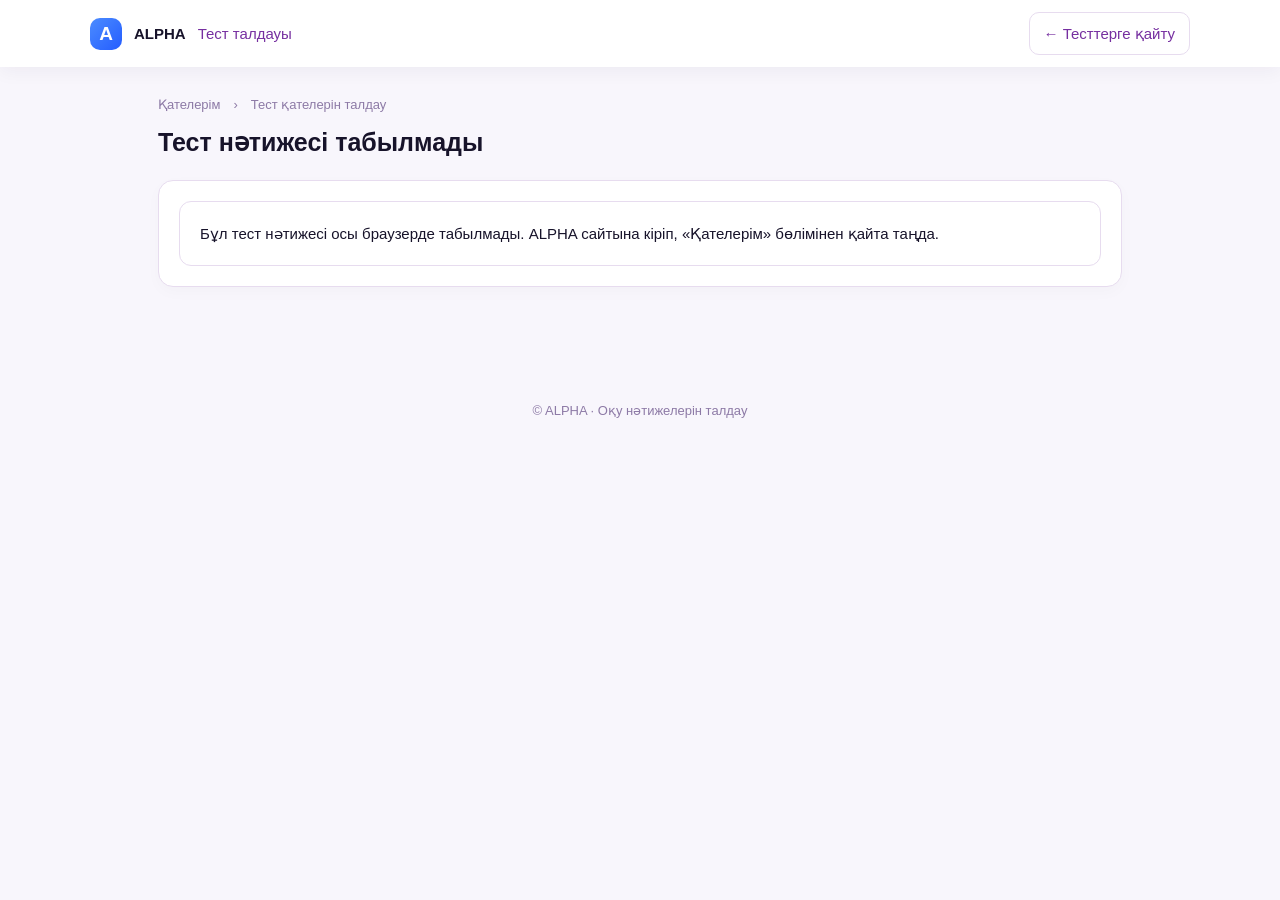
<file: error-analysis.html>
<!doctype html>
<html lang="kk"><head><meta charset="utf-8"><meta name="viewport" content="width=device-width,initial-scale=1">
<title>Тест қателерін талдау — ALPHA</title>
<style>
:root{--bg:#f8f6fc;--card:#fff;--ink:#17132a;--muted:#8d7aa6;--line:#e7dcef;--purple:#762fa0;--blue:#245dff}
*{box-sizing:border-box}body{margin:0;background:var(--bg);color:var(--ink);font:15px/1.55 Arial,sans-serif}
header{min-height:62px;background:#fff;box-shadow:0 4px 18px #24103b0d;display:flex;align-items:center;justify-content:space-between;padding:12px max(20px,calc((100% - 1100px)/2));gap:18px}
.brand{display:flex;align-items:center;gap:12px;font-weight:800}.logo{width:32px;height:32px;border-radius:10px;background:linear-gradient(135deg,#4c8cff,#245dff);color:white;display:grid;place-items:center;font-size:19px}
.back{border:1px solid var(--line);background:#fff;color:var(--purple);padding:9px 14px;border-radius:10px;text-decoration:none;white-space:nowrap}
main{max-width:1000px;margin:28px auto;padding:0 18px 50px}.crumb{font-size:13px;color:var(--muted);margin-bottom:8px}h1{font-size:25px;margin:0 0 18px}h2{font-size:19px;margin:0 0 14px}.summary,.question{background:var(--card);border:1px solid var(--line);border-radius:15px;padding:20px;margin-bottom:16px;box-shadow:0 5px 16px #25103b06}
.metrics{display:flex;gap:36px;flex-wrap:wrap}.metric{min-width:140px}.label{font-size:13px;color:var(--muted)}.value{font-weight:800;font-size:21px;margin-top:4px}
.qtop{display:flex;justify-content:space-between;gap:12px;flex-wrap:wrap;color:var(--purple);font-size:13px;border-bottom:1px solid var(--line);padding-bottom:12px}
.question-title{font-size:17px;font-weight:700;margin:14px 0 18px}.answer{border:1px solid var(--line);border-radius:10px;padding:12px 14px;margin-top:10px}.bad{color:#c0394b;font-weight:700}.good{color:#16804a;font-weight:700}.analysis{margin-top:14px;border-radius:10px;background:#f4effa;padding:14px 16px}.analysis strong{display:block;margin-bottom:5px}.empty{padding:20px;border-radius:12px;background:white;border:1px solid var(--line)}
footer{text-align:center;color:var(--muted);padding:20px;font-size:13px}@media(max-width:600px){header{padding:12px 14px}.brand{gap:7px}main{margin-top:20px}.summary,.question{padding:15px}.metrics{gap:20px}.value{font-size:19px}}
</style></head>
<body><header><div class="brand"><span class="logo">A</span><span>ALPHA</span><span style="font-weight:500;color:var(--purple)">Тест талдауы</span></div><a class="back" href="index.html">← Тесттерге қайту</a></header>
<main><div class="crumb">Қателерім　›　Тест қателерін талдау</div><h1 id="testTitle">Тест қателерін талдау</h1><section class="summary" id="summary">Нәтиже жүктелуде…</section><div id="questions"></div></main><footer>© ALPHA · Оқу нәтижелерін талдау</footer>
<script>
(function(){
 const $=id=>document.getElementById(id);
 const esc=v=>String(v??'').replace(/&/g,'&amp;').replace(/</g,'&lt;').replace(/>/g,'&gt;').replace(/"/g,'&quot;').replace(/'/g,'&#39;');
 const user=localStorage.getItem('alphaCurrentUserId');
 const idx=Number(new URLSearchParams(location.search).get('result')||0);
 let results=[];try{if(user)results=JSON.parse(localStorage.getItem('alphaTestResults_'+user)||'[]')}catch(e){}
 // Қауіпсіздік: тек ағымдағы аккаунттың нәтижесін оқимыз. Басқа аккаунттардың кілттерін іздемейміз.
 const r=results[idx];
 if(!r){$('testTitle').textContent='Тест нәтижесі табылмады';$('summary').innerHTML='<div class="empty">Бұл тест нәтижесі осы браузерде табылмады. ALPHA сайтына кіріп, «Қателерім» бөлімінен қайта таңда.</div>';return}
 const score=Number(r.score)||0,total=Number(r.total)||25,pct=Number(r.pct)||0;
 $('testTitle').textContent=r.title||'Тест';
 $('summary').innerHTML='<div class="metrics"><div class="metric"><div class="label">Алған балл</div><div class="value">'+score+' / '+total+'</div></div><div class="metric"><div class="label">Нәтиже</div><div class="value">'+pct+'%</div></div><div class="metric"><div class="label">Уақыт</div><div class="value">'+esc(r.time||'—')+'</div></div></div>';
 const errors=Array.isArray(r.errors)?r.errors:[];
 if(!errors.length){$('questions').innerHTML='<div class="empty"><h2>Қате жауап жоқ 🎉</h2>Бұл тесттегі барлық жауап дұрыс. Талдауды қажет ететін қате табылмады.</div>';return}
 const testName=String(r.title||'').toLowerCase();
 const subjectKey=testName.includes('информат')?'informatics':'math';
 const subjectName=subjectKey==='informatics'?'Информатика':'Математика';
 const lessonIndex=0;
 window.openRelatedLesson=function(){
   localStorage.setItem('alphaOpenFreeSubject',subjectKey);
   localStorage.setItem('alphaOpenFreeLesson',String(lessonIndex));
   location.href='index.html';
 };
 $('questions').innerHTML='<h2>Қате жауаптарды талдау ('+errors.length+')</h2>'+errors.map((e,i)=>{
   const chosen=Number.isInteger(e.chosen)?String.fromCharCode(65+e.chosen):'—';
   const correct=Number.isInteger(e.correct)?String.fromCharCode(65+e.correct):'—';
   return '<article class="question"><div class="qtop"><span>Сұрақ '+esc(e.number||i+1)+' / '+errors.length+'</span></div><div class="question-title">'+esc(e.question||'Сұрақ мәтіні жоқ')+'</div><div class="answer"><div class="label">Сенің жауабың</div><div class="bad">'+chosen+') '+esc(e.chosenText||'Жауап берілмеген')+'</div></div><div class="answer"><div class="label">Дұрыс жауап</div><div class="good">'+correct+') '+esc(e.correctText||'')+'</div></div><div class="analysis"><strong>Қысқаша түсіндірме</strong><div>'+esc(e.explanation||'Бұл сұраққа түсіндірме әзірге қосылмаған.')+'</div></div><div style="margin-top:14px;padding:14px;border:1px solid #d9e6ff;border-radius:12px;background:#f3f7ff"><strong style="display:block;margin-bottom:5px">📚 Тақырыпты тегін қайтала</strong><div style="font-size:13px;color:#64748b;margin-bottom:10px">'+subjectName+' пәнінің тегін сабағын ашып, тақырыпты қайтала.</div><button type="button" onclick="openRelatedLesson()" style="border:0;border-radius:9px;background:#245dff;color:#fff;padding:11px 15px;font-weight:700;cursor:pointer">▶ '+subjectName+' сабағын көру</button></div></article>';
 }).join('');
})();
</script></body></html>
</file>
